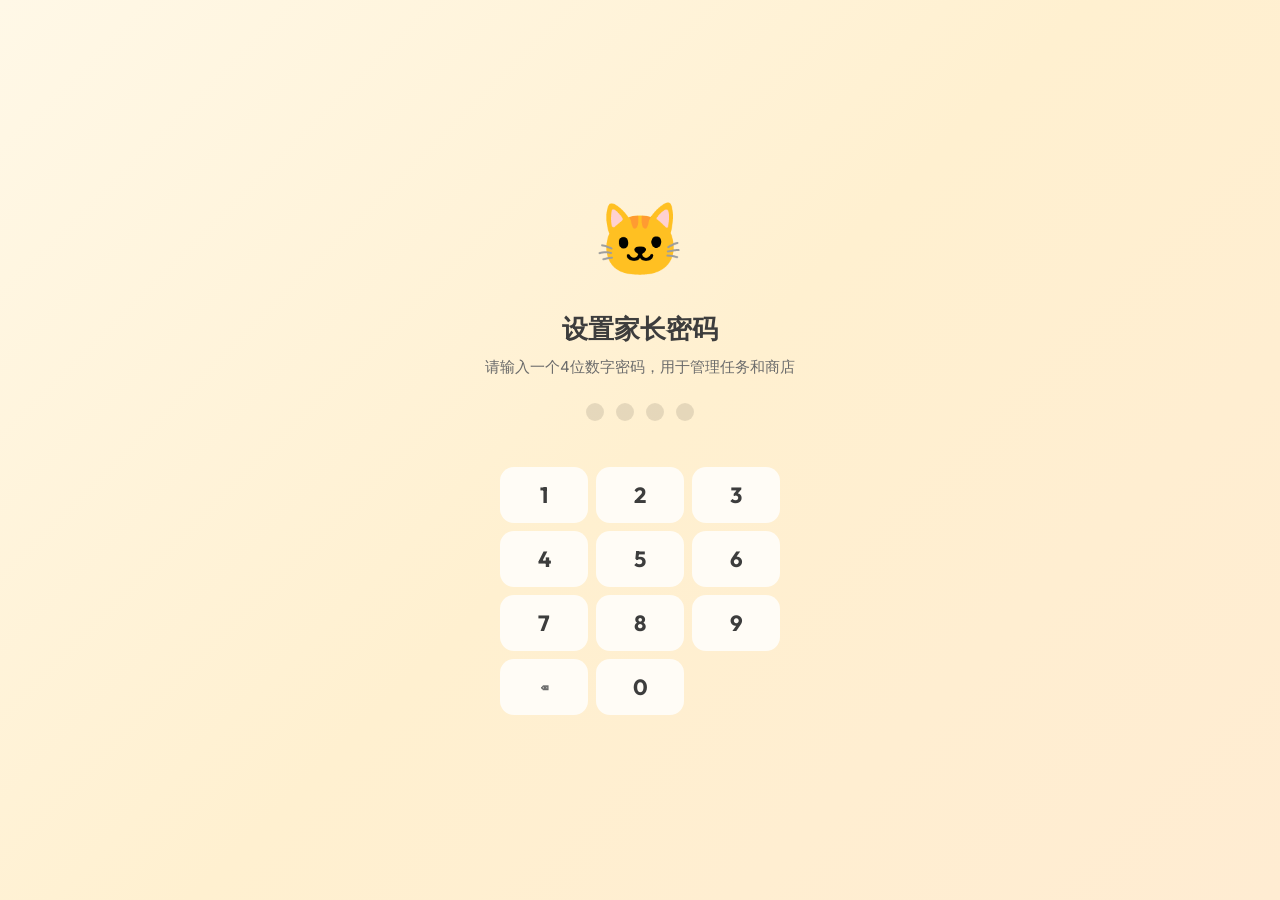
<file: index.html>
<!DOCTYPE html>
<html lang="zh-CN">
<head>
  <meta charset="UTF-8">
  <meta name="viewport" content="width=device-width, initial-scale=1.0, maximum-scale=1.0, user-scalable=no, viewport-fit=cover">
  <meta name="apple-mobile-web-app-capable" content="yes">
  <meta name="apple-mobile-web-app-status-bar-style" content="default">
  <meta name="apple-mobile-web-app-title" content="小宠打卡">
  <meta name="theme-color" content="#FFC857">
  <meta name="description" content="小朋友的电子宠物打卡养成APP">

  <!-- PWA -->
  <link rel="manifest" href="manifest.json">
  <link rel="apple-touch-icon" href="icon.svg">

  <!-- Fonts -->
  <link rel="preconnect" href="https://fonts.googleapis.com">
  <link href="https://fonts.googleapis.com/css2?family=Inter:wght@400;500;600;700&family=Outfit:wght@600;700;800&display=swap" rel="stylesheet">

  <link rel="stylesheet" href="styles.css?v=20">
  <title>小宠打卡 - 电子宠物养成</title>
</head>
<body>
<div id="app">

  <!-- ===== Parent Mode Bar ===== -->
  <div class="parent-bar" id="parent-bar">
    🔒 家长模式 · 可编辑任务和商品
    <button class="exit-btn" onclick="exitParentMode()">退出</button>
  </div>

  <!-- ===== Task Page ===== -->
  <div class="page active" id="page-tasks">
    <div class="status-bar">
      <span class="status-time">9:41</span>
      <div class="icons">
        <svg viewBox="0 0 24 24" fill="currentColor"><path d="M12 21l-1.45-1.32C5.4 15.36 2 12.28 2 8.5 2 5.42 4.42 3 7.5 3c1.74 0 3.41.81 4.5 2.09C13.09 3.81 14.76 3 16.5 3 19.58 3 22 5.42 22 8.5c0 3.78-3.4 6.86-8.55 11.18L12 21z"/></svg>
        <svg viewBox="0 0 24 24" fill="currentColor"><path d="M1 9l2 2c4.97-4.97 13.03-4.97 18 0l2-2C16.93 2.93 7.08 2.93 1 9zm8 8l3 3 3-3c-1.65-1.66-4.34-1.66-6 0zm-4-4l2 2c2.76-2.76 7.24-2.76 10 0l2-2C15.14 9.14 8.87 9.14 5 13z"/></svg>
        <svg viewBox="0 0 24 24" fill="currentColor"><path d="M15.67 4H14V2h-4v2H8.33C7.6 4 7 4.6 7 5.33v15.33C7 21.4 7.6 22 8.33 22h7.33c.74 0 1.34-.6 1.34-1.33V5.33C17 4.6 16.4 4 15.67 4z"/></svg>
      </div>
    </div>

    <div class="page-header">
      <div class="page-title">今日任务</div>
      <span class="badge badge-points">
        <svg viewBox="0 0 24 24" fill="currentColor"><path d="M12 2l2.4 7.4H22l-6.2 4.5 2.4 7.4L12 16.8l-6.2 4.5 2.4-7.4L2 9.4h7.6z"/></svg>
        <span id="task-points">120</span>
      </span>
    </div>
    <div class="page-subtitle">完成任务获得积分和金币，积分可到商店兑换奖品，金币用于照顾宠物</div>

    <div class="task-list" id="task-list"></div>
    <button class="add-button" id="add-task-btn" style="display:none" onclick="openTaskEditor()">
      + 添加新任务
    </button>

    <div class="daily-summary">
      <div class="summary-row">
        <div class="summary-item">
          <div class="summary-num" id="summary-completed">0/4</div>
          <div class="summary-label">完成任务</div>
        </div>
        <div class="summary-item">
          <div class="summary-num" id="summary-points">0</div>
          <div class="summary-label">今日积分</div>
        </div>
        <div class="summary-item">
          <div class="summary-num" id="summary-coins">0</div>
          <div class="summary-label">今日金币</div>
        </div>
        <div class="summary-item">
          <div class="summary-num" id="summary-days">0</div>
          <div class="summary-label">累计打卡</div>
        </div>
      </div>
      <div class="summary-tip">💡 每天完成任务，照顾小宠，还能去商店兑换奖品哦~</div>
    </div>
  </div>

  <!-- ===== Home Page ===== -->
  <div class="page" id="page-home">
    <div class="status-bar">
      <span class="status-time">9:41</span>
      <div class="icons">
        <svg viewBox="0 0 24 24" fill="currentColor"><path d="M12 21l-1.45-1.32C5.4 15.36 2 12.28 2 8.5 2 5.42 4.42 3 7.5 3c1.74 0 3.41.81 4.5 2.09C13.09 3.81 14.76 3 16.5 3 19.58 3 22 5.42 22 8.5c0 3.78-3.4 6.86-8.55 11.18L12 21z"/></svg>
        <svg viewBox="0 0 24 24" fill="currentColor"><path d="M1 9l2 2c4.97-4.97 13.03-4.97 18 0l2-2C16.93 2.93 7.08 2.93 1 9zm8 8l3 3 3-3c-1.65-1.66-4.34-1.66-6 0zm-4-4l2 2c2.76-2.76 7.24-2.76 10 0l2-2C15.14 9.14 8.87 9.14 5 13z"/></svg>
        <svg viewBox="0 0 24 24" fill="currentColor"><path d="M15.67 4H14V2h-4v2H8.33C7.6 4 7 4.6 7 5.33v15.33C7 21.4 7.6 22 8.33 22h7.33c.74 0 1.34-.6 1.34-1.33V5.33C17 4.6 16.4 4 15.67 4z"/></svg>
      </div>
    </div>

    <div class="pet-header">
      <div class="currency-group">
        <span class="badge badge-points">
          <svg viewBox="0 0 24 24" fill="currentColor"><path d="M12 2l2.4 7.4H22l-6.2 4.5 2.4 7.4L12 16.8l-6.2 4.5 2.4-7.4L2 9.4h7.6z"/></svg>
          <span id="home-points">120</span>
        </span>
        <span class="badge badge-coins">
          <svg viewBox="0 0 24 24" fill="currentColor"><circle cx="12" cy="12" r="9" stroke="currentColor" stroke-width="2" fill="none"/><text x="12" y="16" text-anchor="middle" font-size="12" font-weight="bold" fill="currentColor">G</text></svg>
          <span id="home-coins">320</span>
        </span>
      </div>
    </div>

    <div class="pet-scene" id="pet-scene">
      <!-- CSS Creature: Mint Green Spirit -->
      <div class="cat" id="cat">
        <div class="cat-body">
          <!-- Cast shadow on floor -->
          <div class="cat-cast-shadow"></div>
          <!-- Antennae with glowing tips -->
          <div class="antenna antenna-left"><div class="antenna-glow"></div></div>
          <div class="antenna antenna-right"><div class="antenna-glow"></div></div>
          <!-- Head group -->
          <div class="creature-head">
            <div class="creature-face">
              <div class="creature-eye eye-left">
                <div class="eye-iris"></div>
                <div class="eye-highlight eye-hl-1"></div>
                <div class="eye-highlight eye-hl-2"></div>
              </div>
              <div class="creature-eye eye-right">
                <div class="eye-iris"></div>
                <div class="eye-highlight eye-hl-1"></div>
                <div class="eye-highlight eye-hl-2"></div>
              </div>
              <div class="creature-blush blush-left"></div>
              <div class="creature-blush blush-right"></div>
              <div class="creature-mouth"></div>
            </div>
          </div>
          <!-- Body / torso -->
          <div class="creature-torso">
            <div class="creature-belly"></div>
          </div>
          <!-- Collar & Tag -->
          <div class="creature-collar">
            <div class="collar-tag">
              <div class="tag-heart">♥</div>
              <div class="tag-text">HAPPY</div>
            </div>
          </div>
          <!-- Arms -->
          <div class="creature-arm arm-left"></div>
          <div class="creature-arm arm-right"></div>
          <!-- Legs (short stubby) -->
          <div class="cat-leg leg-fl"></div>
          <div class="cat-leg leg-fr"></div>
          <div class="cat-leg leg-bl"></div>
          <div class="cat-leg leg-br"></div>
          <!-- Tail (small round) -->
          <div class="cat-tail">
            <div class="tail-round"></div>
          </div>
        </div>
      </div>
      <!-- Food particle for feeding animation -->
      <div class="food-particle" id="food-particle">🐟</div>
      <!-- Walk ground -->
      <div class="walk-ground" id="walk-ground">
        <div class="ground-line"></div>
      </div>
      <!-- Info -->
      <div class="pet-mood" id="pet-mood">心情不错~</div>
      <div class="pet-name" id="pet-name">小宠</div>
      <div class="pet-level" id="pet-level">Lv.5</div>
    </div>

    <div class="status-section">
      <div class="status-row">
        <div class="status-icon" style="background:#FFE4DF">🍖</div>
        <div class="status-info">
          <div class="status-label">饱腹度</div>
          <div class="status-bar-track"><div class="status-bar-fill" id="bar-hunger-fill" style="width:75%;background:#FF8C7A"></div></div>
        </div>
        <div class="status-percent" id="bar-hunger-percent">75%</div>
      </div>
      <div class="status-row">
        <div class="status-icon" style="background:#D9ECF7">🛁</div>
        <div class="status-info">
          <div class="status-label">清洁度</div>
          <div class="status-bar-track"><div class="status-bar-fill" id="bar-clean-fill" style="width:85%;background:#6BB6E0"></div></div>
        </div>
        <div class="status-percent" id="bar-clean-percent">85%</div>
      </div>
      <div class="status-row">
        <div class="status-icon" style="background:#FFF3D6">😊</div>
        <div class="status-info">
          <div class="status-label">心情值</div>
          <div class="status-bar-track"><div class="status-bar-fill" id="bar-mood-fill" style="width:80%;background:#FFC857"></div></div>
        </div>
        <div class="status-percent" id="bar-mood-percent">80%</div>
      </div>
      <div class="status-row">
        <div class="status-icon" style="background:#E0F0DA">⚡</div>
        <div class="status-info">
          <div class="status-label">活力值</div>
          <div class="status-bar-track"><div class="status-bar-fill" id="bar-energy-fill" style="width:70%;background:#7BB56A"></div></div>
        </div>
        <div class="status-percent" id="bar-energy-percent">70%</div>
      </div>
    </div>

    <div class="action-section">
      <button class="action-btn" onclick="feedPet()">
        <div class="action-icon" style="background:#FFE4DF">🍖</div>
        <div class="action-label">喂食</div>
        <div class="action-cost">🪙 10</div>
      </button>
      <button class="action-btn" onclick="bathPet()">
        <div class="action-icon" style="background:#D9ECF7">🛁</div>
        <div class="action-label">洗澡</div>
        <div class="action-cost">🪙 8</div>
      </button>
      <button class="action-btn" onclick="playPet()">
        <div class="action-icon" style="background:#FFF3D6">🎾</div>
        <div class="action-label">玩耍</div>
        <div class="action-cost">🪙 12</div>
      </button>
      <button class="action-btn" onclick="walkPet()">
        <div class="action-icon" style="background:#E0F0DA">🌳</div>
        <div class="action-label">出门</div>
        <div class="action-cost">🪙 15</div>
      </button>
    </div>

    <div class="card" onclick="switchTab('tasks')" style="cursor:pointer">
      <div class="card-row">
        <div class="card-icon" style="background:#FFF3D6">📋</div>
        <div class="card-body">
          <div class="card-title">今日任务</div>
          <div class="card-desc" id="home-task-desc">完成<span id="home-task-count">0/4</span> · <span id="home-task-points">+0 积分</span></div>
        </div>
        <div class="card-arrow">›</div>
      </div>
    </div>

    <div class="streak-card">
      <div class="streak-flame">🔥</div>
      <div>
        <div class="streak-num" id="streak-num">7</div>
        <div class="streak-label">天连续打卡</div>
      </div>
      <div class="streak-dots" id="streak-dots"></div>
    </div>
  </div>

  <!-- ===== Shop Page ===== -->
  <div class="page" id="page-shop">
    <div class="status-bar">
      <span class="status-time">9:41</span>
      <div class="icons">
        <svg viewBox="0 0 24 24" fill="currentColor"><path d="M12 21l-1.45-1.32C5.4 15.36 2 12.28 2 8.5 2 5.42 4.42 3 7.5 3c1.74 0 3.41.81 4.5 2.09C13.09 3.81 14.76 3 16.5 3 19.58 3 22 5.42 22 8.5c0 3.78-3.4 6.86-8.55 11.18L12 21z"/></svg>
        <svg viewBox="0 0 24 24" fill="currentColor"><path d="M1 9l2 2c4.97-4.97 13.03-4.97 18 0l2-2C16.93 2.93 7.08 2.93 1 9zm8 8l3 3 3-3c-1.65-1.66-4.34-1.66-6 0zm-4-4l2 2c2.76-2.76 7.24-2.76 10 0l2-2C15.14 9.14 8.87 9.14 5 13z"/></svg>
        <svg viewBox="0 0 24 24" fill="currentColor"><path d="M15.67 4H14V2h-4v2H8.33C7.6 4 7 4.6 7 5.33v15.33C7 21.4 7.6 22 8.33 22h7.33c.74 0 1.34-.6 1.34-1.33V5.33C17 4.6 16.4 4 15.67 4z"/></svg>
      </div>
    </div>

    <div class="page-header">
      <div class="page-title">积分商店</div>
      <span class="badge badge-points">
        <svg viewBox="0 0 24 24" fill="currentColor"><path d="M12 2l2.4 7.4H22l-6.2 4.5 2.4 7.4L12 16.8l-6.2 4.5 2.4-7.4L2 9.4h7.6z"/></svg>
        <span id="shop-points">120</span>
      </span>
    </div>

    <div class="category-tabs" id="category-tabs">
      <button class="cat-tab active" onclick="filterCategory('全部')">全部</button>
      <button class="cat-tab" onclick="filterCategory('玩具')">玩具</button>
      <button class="cat-tab" onclick="filterCategory('学习')">学习</button>
      <button class="cat-tab" onclick="filterCategory('零食')">零食</button>
      <button class="cat-tab" onclick="filterCategory('体验券')">体验券</button>
    </div>

    <div class="product-grid" id="product-grid"></div>
    <button class="add-button" id="add-product-btn" style="display:none" onclick="openProductEditor()">
      + 上架新商品
    </button>

    <div class="shop-tip">💡 兑换后请找爸爸妈妈核销哦~</div>
  </div>

  <!-- ===== Profile Page ===== -->
  <div class="page" id="page-profile">
    <div class="status-bar">
      <span class="status-time">9:41</span>
      <div class="icons">
        <svg viewBox="0 0 24 24" fill="currentColor"><path d="M12 21l-1.45-1.32C5.4 15.36 2 12.28 2 8.5 2 5.42 4.42 3 7.5 3c1.74 0 3.41.81 4.5 2.09C13.09 3.81 14.76 3 16.5 3 19.58 3 22 5.42 22 8.5c0 3.78-3.4 6.86-8.55 11.18L12 21z"/></svg>
        <svg viewBox="0 0 24 24" fill="currentColor"><path d="M1 9l2 2c4.97-4.97 13.03-4.97 18 0l2-2C16.93 2.93 7.08 2.93 1 9zm8 8l3 3 3-3c-1.65-1.66-4.34-1.66-6 0zm-4-4l2 2c2.76-2.76 7.24-2.76 10 0l2-2C15.14 9.14 8.87 9.14 5 13z"/></svg>
        <svg viewBox="0 0 24 24" fill="currentColor"><path d="M15.67 4H14V2h-4v2H8.33C7.6 4 7 4.6 7 5.33v15.33C7 21.4 7.6 22 8.33 22h7.33c.74 0 1.34-.6 1.34-1.33V5.33C17 4.6 16.4 4 15.67 4z"/></svg>
      </div>
    </div>

    <div class="profile-card">
      <div class="profile-avatar" id="profile-avatar" onclick="triggerAvatarUpload()" title="点击上传头像">
        <img id="profile-avatar-img" class="profile-avatar-img" alt="头像">
        <span class="profile-avatar-emoji" id="profile-avatar-emoji">👦</span>
      </div>
      <div>
        <div class="profile-name" id="profile-name">小图</div>
        <div class="profile-level" id="profile-level">Lv.5 宠物达人</div>
      </div>
      <button class="profile-edit" onclick="openProfileEditor()">编辑</button>
    </div>
    <input type="file" id="avatar-file" accept="image/*" style="display:none" onchange="handleAvatarFile(this)">

    <div class="stats-row stats-available">
      <div class="stat-item">
        <div class="stat-num" id="stat-available-points" style="color:var(--primary)">0</div>
        <div class="stat-label">现有积分</div>
      </div>
      <div class="stat-item">
        <div class="stat-num" id="stat-available-coins" style="color:var(--gold)">0</div>
        <div class="stat-label">现有金币</div>
      </div>
    </div>
    <div class="stats-row">
      <div class="stat-item">
        <div class="stat-num" id="stat-tasks">42</div>
        <div class="stat-label">累计任务</div>
      </div>
      <div class="stat-item">
        <div class="stat-num" id="stat-points">320</div>
        <div class="stat-label">累计积分</div>
      </div>
      <div class="stat-item">
        <div class="stat-num" id="stat-coins">180</div>
        <div class="stat-label">累计金币</div>
      </div>
    </div>

    <div class="section-title">兑换记录</div>
    <div id="history-list"></div>

    <div class="section-title" style="display:flex;align-items:center;justify-content:space-between">
      <span>待核销商品</span>
      <span class="pending-badge" id="pending-count-badge">0</span>
    </div>
    <div class="pending-section" id="pending-section">
      <div class="pending-header" onclick="togglePendingList()">
        <div class="pending-header-text">
          <span>🎫</span>
          <span class="pending-count" id="pending-count-text">0件待核销商品</span>
        </div>
        <span style="font-size:14px;color:var(--text-light)" id="pending-arrow">›</span>
      </div>
      <div class="pending-list" id="pending-list"></div>
    </div>
    <div style="margin-bottom:16px"></div>

    <div class="section-title">设置</div>
    <div class="settings-card">
      <div class="setting-item">
        <div class="setting-icon" style="background:#FFF3D6">⏰</div>
        <div class="setting-label">每日提醒</div>
        <div class="setting-value">18:00</div>
      </div>
      <div class="setting-item" onclick="toggleParentMode()">
        <div class="setting-icon" style="background:#E0F0DA">👨‍👩‍👧</div>
        <div class="setting-label">家长模式</div>
        <div class="setting-value" id="parent-mode-text">未开启</div>
        <div class="parent-toggle" id="parent-toggle"></div>
      </div>
      <div class="setting-item">
        <div class="setting-icon" style="background:#D9ECF7">ℹ️</div>
        <div class="setting-label">关于</div>
        <div class="setting-value" id="app-version">v2.0.0</div>
      </div>
      <div class="setting-item">
        <div class="setting-icon" style="background:#E0F0DA">💾</div>
        <div class="setting-label">数据备份</div>
        <div style="display:flex;gap:8px">
          <button class="mini-btn" onclick="exportBackup()">导出</button>
          <button class="mini-btn" onclick="document.getElementById('backup-file').click()">导入</button>
        </div>
      </div>
      <div class="setting-item">
        <div class="setting-icon" style="background:#FCE4E4">♻️</div>
        <div class="setting-label">恢复出厂设置</div>
        <button class="mini-btn" style="background:#FFE3E0;color:#D63A2F" onclick="resetAllData()">重置</button>
      </div>
      <input type="file" id="backup-file" accept=".json,application/json" style="display:none" onchange="handleBackupFile(this)">
    </div>
  </div>

  <!-- ===== Bottom Tab Bar ===== -->
  <div class="tab-bar">
    <button class="tab-item active" data-tab="tasks">
      <span class="tab-icon">📋</span>
      <span class="tab-label">任务</span>
    </button>
    <button class="tab-item" data-tab="home">
      <span class="tab-icon">🏠</span>
      <span class="tab-label">宠物</span>
    </button>
    <button class="tab-item" data-tab="shop">
      <span class="tab-icon">🎁</span>
      <span class="tab-label">商店</span>
    </button>
    <button class="tab-item" data-tab="profile">
      <span class="tab-icon">👤</span>
      <span class="tab-label">我的</span>
    </button>
  </div>

</div>

<!-- ===== Task Complete Popup ===== -->
<div class="popup-overlay" id="task-popup">
  <div class="popup-card">
    <div class="popup-icon">🎉</div>
    <div class="popup-title">打卡成功！</div>
    <div class="popup-desc">太棒了，继续加油~</div>
    <div class="popup-rewards">
      <div class="popup-reward">
        <div class="popup-reward-num" style="color:#6BB6E0" id="popup-task-points">+10</div>
        <div class="popup-reward-label">积分</div>
      </div>
      <div class="popup-reward">
        <div class="popup-reward-num" style="color:#E6A82E" id="popup-task-coins">+5</div>
        <div class="popup-reward-label">金币</div>
      </div>
    </div>
    <button class="popup-btn" onclick="closePopup('task-popup')">太棒了！</button>
  </div>
</div>

<!-- ===== Exchange Success Popup ===== -->
<div class="popup-overlay" id="exchange-popup">
  <div class="popup-card">
    <div class="popup-icon">🎁</div>
    <div class="popup-title">兑换成功！</div>
    <div class="popup-desc"><span id="popup-ex-name">小汽车玩具</span></div>
    <div class="popup-qr">
      <canvas id="qr-canvas"></canvas>
    </div>
    <div class="popup-code" id="popup-ex-code">EX2026080401</div>
    <div class="popup-desc">请找爸爸妈妈核销哦~</div>
    <button class="popup-btn" onclick="closePopup('exchange-popup')">知道了</button>
  </div>
</div>

<!-- ===== Password Popup ===== -->
<div class="popup-overlay password-popup" id="password-popup">
  <div class="popup-card">
    <div class="popup-title">🔒 家长验证</div>
    <div class="popup-desc">请输入密码进入家长模式</div>
    <div class="password-dots" id="password-dots">
      <div class="password-dot"></div>
      <div class="password-dot"></div>
      <div class="password-dot"></div>
      <div class="password-dot"></div>
    </div>
    <div class="password-keypad" id="password-keypad">
      <button class="keypad-btn" onclick="inputPassword('1')">1</button>
      <button class="keypad-btn" onclick="inputPassword('2')">2</button>
      <button class="keypad-btn" onclick="inputPassword('3')">3</button>
      <button class="keypad-btn" onclick="inputPassword('4')">4</button>
      <button class="keypad-btn" onclick="inputPassword('5')">5</button>
      <button class="keypad-btn" onclick="inputPassword('6')">6</button>
      <button class="keypad-btn" onclick="inputPassword('7')">7</button>
      <button class="keypad-btn" onclick="inputPassword('8')">8</button>
      <button class="keypad-btn" onclick="inputPassword('9')">9</button>
      <button class="keypad-btn delete" onclick="inputPassword('delete')">⌫</button>
      <button class="keypad-btn zero" onclick="inputPassword('0')">0</button>
      <button class="keypad-btn" style="visibility:hidden">-</button>
    </div>
    <div class="password-actions">
      <button class="popup-btn cancel-btn" onclick="closePopup('password-popup')">取消</button>
      <button class="popup-btn link-btn" onclick="forgetPassword()">忘记密码？</button>
    </div>
  </div>
</div>

<!-- ===== Task Edit Popup ===== -->
<div class="popup-overlay edit-popup" id="task-edit-popup">
  <div class="popup-card">
    <div class="popup-title" id="task-edit-title">编辑任务</div>
    <div class="form-group">
      <label class="form-label">选择图标</label>
      <div class="emoji-grid" id="task-emoji-grid"></div>
    </div>
    <div class="form-group">
      <label class="form-label">任务名称 <span class="hint"></span></label>
      <input class="form-input" id="task-name-input" placeholder="例如：完成数学作业">
    </div>
    <div class="form-row">
      <div class="form-group">
        <label class="form-label">积分奖励 ⭐</label>
        <input class="form-input" id="task-points-input" type="number" min="1" value="2" placeholder="积分">
      </div>
      <div class="form-group">
        <label class="form-label">金币奖励 🪙</label>
        <input class="form-input" id="task-coins-input" type="number" min="0" value="10" placeholder="金币">
      </div>
    </div>
    <div class="edit-actions">
      <button class="popup-btn delete-btn" id="task-delete-btn" style="display:none" onclick="deleteTask()">删除任务</button>
      <button class="popup-btn save-btn" onclick="saveTask()">保存</button>
      <button class="popup-btn cancel-btn" onclick="closePopup('task-edit-popup')">取消</button>
    </div>
  </div>
</div>

<!-- ===== Product Edit Popup ===== -->
<div class="popup-overlay edit-popup" id="product-edit-popup">
  <div class="popup-card">
    <div class="popup-title" id="product-edit-title">编辑商品</div>
    <div class="form-group">
      <label class="form-label">商品图标</label>
      <div class="emoji-grid" id="product-emoji-grid"></div>
    </div>
    <div class="form-group">
      <label class="form-label">商品名称</label>
      <input class="form-input" id="product-name-input" placeholder="例如：小汽车玩具">
    </div>
    <div class="form-group">
      <label class="form-label">商品备注（可选）</label>
      <input class="form-input" id="product-desc-input" placeholder="例如：需提前一天兑换">
    </div>
    <div class="form-row">
      <div class="form-group">
        <label class="form-label">兑换积分 ⭐</label>
        <input class="form-input" id="product-price-input" type="number" min="1" value="50" placeholder="积分">
      </div>
      <div class="form-group">
        <label class="form-label">库存数量 📦</label>
        <input class="form-input" id="product-stock-input" type="number" min="0" value="5" placeholder="库存">
      </div>
    </div>
    <div class="form-group">
      <label class="form-label">商品分类</label>
      <select class="form-select" id="product-category-input">
        <option value="玩具">玩具</option>
        <option value="学习">学习</option>
        <option value="零食">零食</option>
        <option value="体验券">体验券</option>
      </select>
    </div>
    <div class="edit-actions">
      <button class="popup-btn delete-btn" id="product-delete-btn" style="display:none" onclick="deleteProduct()">删除商品</button>
      <button class="popup-btn save-btn" onclick="saveProduct()">保存</button>
      <button class="popup-btn cancel-btn" onclick="closePopup('product-edit-popup')">取消</button>
    </div>
  </div>
</div>

<!-- ===== Profile Edit Popup ===== -->
<div class="popup-overlay edit-popup" id="profile-edit-popup">
  <div class="popup-card">
    <div class="popup-title">编辑资料</div>
    <div class="profile-edit-avatar">
      <div class="profile-avatar-large" id="profile-avatar-large" onclick="triggerAvatarUpload()" title="点击上传头像">
        <img id="profile-edit-avatar-img" class="profile-avatar-img-large" alt="头像">
        <span class="profile-avatar-emoji" id="profile-edit-avatar-emoji">👦</span>
      </div>
      <button class="mini-btn" type="button" onclick="triggerAvatarUpload()">📷 上传头像</button>
    </div>
    <div class="form-group">
      <label class="form-label">昵称</label>
      <input class="form-input" id="profile-name-input" placeholder="请输入昵称" maxlength="12">
    </div>
    <div class="edit-actions">
      <button class="popup-btn save-btn" onclick="saveProfile()">保存</button>
      <button class="popup-btn cancel-btn" onclick="closePopup('profile-edit-popup')">取消</button>
    </div>
  </div>
</div>

<!-- ===== First-Time Setup Screen ===== -->
<div class="setup-screen" id="setup-screen">
  <div class="setup-card" id="setup-card">
    <div class="setup-mascot">🐱</div>
    <div class="setup-title" id="setup-title">欢迎来到小宠打卡！</div>
    <div class="setup-desc" id="setup-desc">请先设置家长密码，用于管理任务和商店</div>
    <div class="password-dots" id="setup-dots">
      <div class="password-dot"></div>
      <div class="password-dot"></div>
      <div class="password-dot"></div>
      <div class="password-dot"></div>
    </div>
    <div class="setup-error" id="setup-error"></div>
    <div class="password-keypad" id="setup-keypad">
      <button class="keypad-btn" onclick="setupInput('1')">1</button>
      <button class="keypad-btn" onclick="setupInput('2')">2</button>
      <button class="keypad-btn" onclick="setupInput('3')">3</button>
      <button class="keypad-btn" onclick="setupInput('4')">4</button>
      <button class="keypad-btn" onclick="setupInput('5')">5</button>
      <button class="keypad-btn" onclick="setupInput('6')">6</button>
      <button class="keypad-btn" onclick="setupInput('7')">7</button>
      <button class="keypad-btn" onclick="setupInput('8')">8</button>
      <button class="keypad-btn" onclick="setupInput('9')">9</button>
      <button class="keypad-btn delete" onclick="setupInput('delete')">⌫</button>
      <button class="keypad-btn zero" onclick="setupInput('0')">0</button>
      <button class="keypad-btn" style="visibility:hidden">-</button>
    </div>
  </div>
</div>

<!-- ===== Toast ===== -->
<div class="toast" id="toast"></div>

<script src="app.js?v=23"></script>
</body>
</html>
</file>
<file: styles.css>
/* ===== Design Tokens ===== */
:root {
  --bg: #FAF6F0;
  --bg-card: #FFFFFF;
  --bg-soft: #FFF8EE;
  --yellow: #FFC857;
  --yellow-soft: #FFF3D6;
  --yellow-dark: #E6A82E;
  --coral: #FF8C7A;
  --coral-soft: #FFE4DF;
  --blue: #6BB6E0;
  --blue-soft: #D9ECF7;
  --green: #7BB56A;
  --green-soft: #E0F0DA;
  --purple: #B8A4F0;
  --purple-soft: #ECE5FB;
  --text: #3D3D3D;
  --text-mid: #6B6B6B;
  --text-light: #A0A0A0;
  --text-white: #FFFFFF;
  --border: #F0EBE3;
  --shadow-sm: 0 2px 8px rgba(0,0,0,0.06);
  --shadow-md: 0 4px 16px rgba(0,0,0,0.08);
  --shadow-lg: 0 8px 32px rgba(0,0,0,0.12);
  --radius-sm: 12px;
  --radius-md: 16px;
  --radius-lg: 24px;
  --radius-xl: 32px;
  --tab-h: 70px;
  --safe-top: env(safe-area-inset-top, 0px);
  --safe-bottom: env(safe-area-inset-bottom, 0px);
}

/* ===== Reset ===== */
* { margin: 0; padding: 0; box-sizing: border-box; }
html { -webkit-text-size-adjust: 100%; }
body {
  font-family: 'Inter', -apple-system, BlinkMacSystemFont, 'Segoe UI', sans-serif;
  background: var(--bg);
  color: var(--text);
  line-height: 1.5;
  overflow-x: hidden;
  -webkit-tap-highlight-color: transparent;
  user-select: none;
  -webkit-user-select: none;
}

/* ===== App Container ===== */
#app {
  max-width: 768px;
  margin: 0 auto;
  min-height: 100vh;
  min-height: 100dvh;
  display: flex;
  flex-direction: column;
  position: relative;
  background: var(--bg);
}

/* ===== Status Bar ===== */
.status-bar {
  height: 44px;
  height: calc(44px + var(--safe-top));
  padding-top: var(--safe-top);
  display: flex;
  align-items: center;
  justify-content: space-between;
  padding-left: 20px;
  padding-right: 20px;
  font-size: 15px;
  font-weight: 600;
  color: var(--text);
  flex-shrink: 0;
  z-index: 10;
}
.status-bar .time { font-variant-numeric: tabular-nums; }
.status-bar .icons { display: flex; gap: 6px; align-items: center; }
.status-bar .icons svg { width: 16px; height: 16px; }

/* ===== Pages ===== */
.page {
  display: none;
  flex: 1;
  overflow-y: auto;
  overflow-x: hidden;
  -webkit-overflow-scrolling: touch;
  padding: 8px 20px 20px;
  padding-bottom: calc(var(--tab-h) + 20px + var(--safe-bottom));
}
.page.active { display: block; }

/* ===== Page Header ===== */
.page-header {
  display: flex;
  align-items: center;
  justify-content: space-between;
  margin-bottom: 16px;
  margin-top: 4px;
}
.page-title {
  font-family: 'Outfit', 'Inter', sans-serif;
  font-size: 28px;
  font-weight: 700;
  color: var(--text);
  letter-spacing: -0.5px;
}
.page-subtitle {
  font-size: 14px;
  color: var(--text-mid);
  margin-bottom: 20px;
  line-height: 1.6;
}

/* ===== Currency Badges ===== */
.badge {
  display: inline-flex;
  align-items: center;
  gap: 6px;
  padding: 6px 14px;
  border-radius: 20px;
  font-size: 15px;
  font-weight: 700;
  font-variant-numeric: tabular-nums;
}
.badge-points {
  background: var(--blue-soft);
  color: #2D7BAA;
}
.badge-coins {
  background: var(--yellow-soft);
  color: var(--yellow-dark);
}
.badge svg { width: 16px; height: 16px; }

/* ===== Pet Home ===== */
.pet-header {
  display: flex;
  align-items: center;
  justify-content: space-between;
  margin-bottom: 8px;
}
.currency-group { display: flex; gap: 8px; }

/* ===== Pet Scene & CSS Creature ===== */
/* 🎨 改宠物颜色只改这里（薄荷绿精灵 / 眼睛 / 项圈） */
:root {
  --body-light:  #E0F5EC;   /* 高光（最亮处/肚皮中心） */
  --body-base:   #B8E6D5;   /* 主体薄荷绿 */
  --body-mid:    #9DD9C0;   /* 中间调 */
  --body-shadow: #82BCAB;   /* 阴影绿 */
  --body-deep:   #68A996;   /* 深色描边/最暗 */
  --eye-brown:   #6B4423;   /* 眼睛棕色虹膜 */
  --eye-dark:    #3D2512;   /* 瞳孔深棕 */
  --blush-pink:  rgba(255,160,160,0.55);  /* 腮红 */
  --antenna-glow:#FFE066;   /* 角尖发光黄 */
  --collar-pink: #F5B7B7;   /* 项圈粉色 */
  --tag-bg:      #C8E8F8;   /* 挂牌底色 */
  --tag-text:    #4A90B8;   /* 挂牌文字 */
}

.pet-scene {
  position: relative;
  display: flex;
  flex-direction: column;
  align-items: center;
  padding: 30px 0 8px;
  min-height: 320px;
  overflow: hidden;
  perspective: 900px;
}

/* Cat container — positionable for walking / turning (keep .cat for JS compat) */
.cat {
  position: relative;
  width: 190px;
  height: 230px;
  transition: transform 0.5s cubic-bezier(0.34, 1.56, 0.64, 1);
  z-index: 5;
  transform-style: preserve-3d;
}

.cat-body {
  position: relative;
  width: 100%;
  height: 100%;
  animation: creatureBreathing 4s ease-in-out infinite;
}

/* Cast shadow on floor */
.cat-cast-shadow {
  position: absolute;
  bottom: -8px;
  left: 50%;
  transform: translateX(-50%);
  width: 140px;
  height: 22px;
  background: radial-gradient(ellipse at center, rgba(100,160,140,0.28), rgba(100,160,140,0) 70%);
  border-radius: 50%;
  z-index: 0;
  filter: blur(1px);
}

/* ========== Antennae (glowing tips) ========== */
.antenna {
  position: absolute;
  top: -4px;
  width: 10px;
  height: 32px;
  background: linear-gradient(180deg, var(--body-base) 0%, var(--body-mid) 60%, var(--body-shadow) 100%);
  border-radius: 6px 6px 50% 50%;
  z-index: 12;
}
.antenna-left { left: 58px; transform: rotate(-18deg); }
.antenna-right { right: 58px; transform: rotate(18deg); }

/* Glowing bulb tip */
.antenna-glow {
  position: absolute;
  top: -7px;
  left: 50%;
  transform: translateX(-50%);
  width: 16px;
  height: 16px;
  background: radial-gradient(circle at 40% 35%, #FFFACD, var(--antenna-glow));
  border-radius: 50%;
  box-shadow:
    0 0 10px 3px rgba(255,224,102,0.65),
    0 0 20px 6px rgba(255,224,102,0.30),
    inset 2px 2px 4px rgba(255,255,255,0.7);
  animation: antennaPulse 2.5s ease-in-out infinite;
}

@keyframes antennaPulse {
  0%, 100% { box-shadow: 0 0 10px 3px rgba(255,224,102,0.65), 0 0 20px 6px rgba(255,224,102,0.30), inset 2px 2px 4px rgba(255,255,255,0.7); }
  50% { box-shadow: 0 0 14px 5px rgba(255,224,102,0.80), 0 0 28px 10px rgba(255,224,102,0.40), inset 2px 2px 4px rgba(255,255,255,0.85); }
}

/* ========== Creature Head ========== */
.creature-head {
  position: absolute;
  top: 18px;
  left: 50%;
  transform: translateX(-50%);
  width: 120px;
  height: 118px;
  z-index: 10;
  animation: headBob 5s ease-in-out infinite;
}

.creature-face {
  position: relative;
  width: 100%;
  height: 100%;
  background: radial-gradient(circle at 38% 32%, var(--body-light) 0%, var(--body-base) 42%, var(--body-mid) 72%, var(--body-shadow) 100%);
  border-radius: 52% 52% 46% 46%;
  box-shadow:
    inset -8px -10px 20px rgba(104,169,150,0.35),
    inset 6px 6px 14px rgba(255,255,255,0.60),
    0 8px 24px rgba(104,169,150,0.20);
}

/* ========== Big Anime Eyes ========== */
.creature-eye {
  position: absolute;
  top: 36px;
  width: 32px;
  height: 36px;
  background: linear-gradient(180deg, #fff 0%, #F4F4F4 100%);
  border-radius: 50%;
  overflow: hidden;
  z-index: 4;
  animation: blink 4.5s infinite;
  box-shadow: inset 0 2px 5px rgba(0,0,0,0.08), 0 1px 3px rgba(0,0,0,0.06);
}
.eye-left { left: 22px; }
.eye-right { right: 22px; }

.eye-iris {
  position: absolute;
  bottom: 2px;
  left: 50%;
  transform: translateX(-50%);
  width: 26px;
  height: 27px;
  background: radial-gradient(circle at 38% 32%, #8B5E3C, var(--eye-brown) 55%, var(--eye-dark) 100%);
  border-radius: 50%;
}
.eye-iris::after {
  content: '';
  position: absolute;
  bottom: 3px;
  left: 50%;
  transform: translateX(-50%);
  width: 11px;
  height: 13px;
  background: radial-gradient(circle at 45% 35%, #1a0e06, var(--eye-dark));
  border-radius: 50%;
}

/* Eye highlights — give it that "alive" anime look */
.eye-highlight {
  position: absolute;
  background: white;
  border-radius: 50%;
}
.eye-hl-1 {
  top: 5px;
  left: 7px;
  width: 10px;
  height: 10px;
  box-shadow: 0 0 3px rgba(255,255,255,0.8);
}
.eye-hl-2 {
  top: 15px;
  right: 6px;
  width: 5px;
  height: 5px;
  opacity: 0.75;
}

/* Blush */
.creature-blush {
  position: absolute;
  top: 66px;
  width: 20px;
  height: 12px;
  background: radial-gradient(circle, var(--blush-pink), transparent 70%);
  border-radius: 50%;
  filter: blur(1.5px);
  z-index: 5;
}
.blush-left { left: 14px; }
.blush-right { right: 14px; }

/* Mouth — small happy smile */
.creature-mouth {
  position: absolute;
  bottom: 24px;
  left: 50%;
  transform: translateX(-50%);
  width: 18px;
  height: 10px;
  border-bottom: 3px solid #D49A8A;
  border-radius: 0 0 50% 50%;
  z-index: 5;
}

/* Open mouth for eating */
.cat-mouth-open {
  position: absolute;
  bottom: 18px;
  left: 50%;
  transform: translateX(-50%) scale(0);
  width: 16px;
  height: 13px;
  background: radial-gradient(circle at 50% 30%, #FF9A8A, #FF7060);
  border-radius: 0 0 50% 50%;
  box-shadow: inset 0 -2px 3px rgba(0,0,0,0.15);
  transition: transform 0.2s ease;
  z-index: 6;
}

/* ========== Creature Torso (chubby body) ========== */
.creature-torso {
  position: absolute;
  top: 110px;
  left: 50%;
  transform: translateX(-50%);
  width: 108px;
  height: 82px;
  background: radial-gradient(ellipse at 42% 22%, var(--body-light), var(--body-base) 48%, var(--body-mid) 78%, var(--body-shadow) 100%);
  border-radius: 52% 52% 48% 48%;
  box-shadow:
    inset -10px -12px 22px rgba(104,169,150,0.30),
    inset 6px 5px 16px rgba(255,255,255,0.50),
    0 8px 20px rgba(104,169,150,0.18);
  z-index: 4;
}
.creature-belly {
  position: absolute;
  bottom: 8px;
  left: 50%;
  transform: translateX(-50%);
  width: 64px;
  height: 42px;
  background: radial-gradient(ellipse at 50% 28%, #fff, var(--body-light));
  border-radius: 50%;
  box-shadow: inset 0 -3px 6px rgba(0,0,0,0.03);
}

/* ========== Collar & HAPPY Tag ========== */
.creature-collar {
  position: absolute;
  top: 106px;
  left: 50%;
  transform: translateX(-50%);
  width: 72px;
  height: 12px;
  background: linear-gradient(180deg, #FFC8C8, var(--collar-pink), #E89898);
  border-radius: 8px;
  z-index: 11;
  box-shadow: 0 2px 5px rgba(180,120,120,0.25);
}

.collar-tag {
  position: absolute;
  top: 14px;
  left: 50%;
  transform: translateX(-50%);
  width: 44px;
  height: 36px;
  background: linear-gradient(135deg, #fff, var(--tag-bg));
  border-radius: 8px;
  display: flex;
  flex-direction: column;
  align-items: center;
  justify-content: center;
  box-shadow: 0 3px 8px rgba(0,0,0,0.10), inset 0 1px 2px rgba(255,255,255,0.8);
  gap: 1px;
}
.tag-heart {
  font-size: 10px;
  color: #E86B6B;
  line-height: 1;
}
.tag-text {
  font-size: 7px;
  font-weight: 800;
  letter-spacing: 0.5px;
  color: var(--tag-text);
  font-family: 'Outfit', sans-serif;
}

/* ========== Arms (short stubby, raised slightly) ========== */
.creature-arm {
  position: absolute;
  top: 128px;
  width: 22px;
  height: 34px;
  background: linear-gradient(180deg, var(--body-base), var(--body-mid));
  border-radius: 40% 40% 50% 50%;
  z-index: 5;
  box-shadow: inset -2px 0 4px rgba(104,169,150,0.15), inset 2px 0 4px rgba(255,255,255,0.25);
}
.arm-left {
  left: 28px;
  transform: rotate(18deg);
}
.arm-right {
  right: 28px;
  transform: rotate(-18deg);
}

/* ========== Legs (short stubby, natural stance) ========== */
.cat-leg {
  position: absolute;
  top: 172px;
  width: 26px;
  height: 36px;
  background: linear-gradient(180deg, var(--body-base) 0%, var(--body-mid) 60%, var(--body-shadow) 100%);
  border-radius: 48% 48% 50% 50% / 30% 30% 70% 70%;
  transform-origin: top center;
  box-shadow:
    inset -3px 0 5px rgba(0,0,0,0.10),
    inset 2px 0 4px rgba(255,255,255,0.28);
  z-index: 6;
}
.cat-leg::after {
  content: '';
  position: absolute;
  bottom: -2px;
  left: 50%;
  transform: translateX(-50%);
  width: 29px;
  height: 14px;
  background: radial-gradient(ellipse at 50% 28%, #fff, var(--body-light));
  border-radius: 50%;
  box-shadow: 0 2px 4px rgba(0,0,0,0.05);
}

/* Front legs closer together, slight outward angle */
.leg-fl { left: 62px; transform: rotate(5deg); }
.leg-fr { left: 102px; transform: rotate(-5deg); }

/* Back legs wider apart, behind body */
.leg-bl { left: 24px; width: 24px; height: 33px; z-index: 3; transform: rotate(-6deg); }
.leg-br { left: 144px; width: 24px; height: 33px; z-index: 3; transform: rotate(6deg); }

/* Back leg haunches */
.leg-bl::before,
.leg-br::before {
  content: '';
  position: absolute;
  top: -12px;
  left: 50%;
  transform: translateX(-50%);
  width: 38px;
  height: 30px;
  background: radial-gradient(circle at 50% 38%, var(--body-light) 0%, var(--body-base) 55%, var(--body-shadow) 100%);
  border-radius: 52% 52% 46% 46%;
  box-shadow:
    inset -4px -5px 8px rgba(104,169,150,0.22),
    0 2px 5px rgba(0,0,0,0.06);
  z-index: -1;
}

/* ========== Tail (small round nub) ========== */
.cat-tail {
  position: absolute;
  top: 148px;
  left: 138px;
  width: 36px;
  height: 36px;
  z-index: 2;
  animation: tailWag 3s ease-in-out infinite;
  transform-origin: 0 50%;
}
.tail-round {
  width: 100%;
  height: 100%;
  background: radial-gradient(circle at 40% 35%, var(--body-light), var(--body-base) 55%, var(--body-shadow) 100%);
  border-radius: 50%;
  box-shadow: 0 2px 5px rgba(104,169,150,0.15), inset -3px -3px 8px rgba(104,169,150,0.20);
}

@keyframes tailWag {
  0%, 100% { transform: rotate(-10deg); }
  50% { transform: rotate(10deg); }
}

/* ========== Idle liveliness ========== */
@keyframes creatureBreathing {
  0%, 100% { transform: scaleY(1) translateY(0); }
  50% { transform: scaleY(1.025) translateY(-1px); }
}
@keyframes headBob {
  0%, 100% { transform: translateX(-50%) rotate(0deg); }
  50% { transform: translateX(-50%) rotate(1.5deg) translateY(-1px); }
}
@keyframes blink {
  0%, 92%, 100% { transform: scaleY(1); }
  95% { transform: scaleY(0.1); }
}

/* ========== Creature Eating ========== */
.cat.eating .creature-head { animation: creatureEatHead 0.6s ease; }
.cat.eating .cat-mouth-open {
  transform: translateX(-50%) scale(1);
  transition: transform 0.15s ease 0.15s;
}
.cat.eating .cat-body { animation: creatureEatBody 0.7s ease; }
.cat.eating .cat-tail { animation: tailWagFast 0.4s ease-in-out infinite; }

@keyframes creatureEatHead {
  0% { transform: translateX(-50%) rotate(0); }
  20% { transform: translateX(-50%) rotate(-6deg) translateY(-3px); }
  40% { transform: translateX(-50%) rotate(0) translateY(0); }
  100% { transform: translateX(-50%) rotate(0); }
}
@keyframes creatureEatBody {
  0%, 100% { transform: scaleY(1); }
  30% { transform: scaleY(1.06); }
}
@keyframes tailWagFast {
  0%, 100% { transform: rotate(-14deg); }
  50% { transform: rotate(14deg); }
}

/* Food particle */
.food-particle {
  position: absolute;
  top: -60px;
  left: 50%;
  font-size: 40px;
  z-index: 20;
  opacity: 0;
  pointer-events: none;
  transition: none;
}
.food-particle.drop { animation: foodDrop 0.7s ease-in forwards; }
@keyframes foodDrop {
  0% { opacity: 1; transform: translateX(-50%) translateY(0) scale(0.5); }
  70% { opacity: 1; transform: translateX(-50%) translateY(130px) scale(1.1); }
  85% { opacity: 1; transform: translateX(-50%) translateY(145px) scale(0.6); }
  100% { opacity: 0; transform: translateX(-50%) translateY(150px) scale(0.2); }
}

/* ========== Creature Walking (with turn-around) ========== */
.cat.walking { animation: catWalk 3s ease-in-out; }
@keyframes catWalk {
  0%   { transform: translateX(0) rotateY(0deg); }
  18%  { transform: translateX(50px) rotateY(0deg); }
  30%  { transform: translateX(70px) rotateY(180deg); }   /* 转身 */
  50%  { transform: translateX(150px) rotateY(180deg); }
  62%  { transform: translateX(170px) rotateY(360deg); }  /* 转回正面 */
  82%  { transform: translateX(80px) rotateY(360deg); }
  100% { transform: translateX(0) rotateY(360deg); }
}
.cat.walking .cat-leg { animation: legWalk 0.4s ease-in-out infinite alternate; }
.cat.walking .cat-leg-fl { animation-name: legWalk; animation-delay: 0s; }
.cat.walking .cat-leg-fr { animation-name: legWalkAlt; animation-delay: 0.2s; }
.cat.walking .cat-leg-bl { animation-name: legWalkAlt; animation-delay: 0; }
.cat.walking .cat-leg-br { animation-name: legWalk; animation-delay: 0.2s; }
@keyframes legWalk {
  0%, 100% { transform: rotate(-14deg); }
  50% { transform: rotate(14deg); }
}
@keyframes legWalkAlt {
  0%, 100% { transform: rotate(14deg); }
  50% { transform: rotate(-14deg); }
}

/* Walk ground */
.walk-ground {
  position: absolute;
  bottom: 78px;
  left: 0;
  right: 0;
  height: 40px;
  overflow: hidden;
  opacity: 0;
  transition: opacity 0.3s;
  z-index: 1;
}
.walk-ground.show { opacity: 1; }
.ground-line {
  position: absolute;
  bottom: 0;
  left: 0;
  width: 200%;
  height: 30px;
  background: linear-gradient(to right, #E8F5D0 0%, #D4ECB0 25%, #E8F5D0 50%, #D4ECB0 75%, #E8F5D0 100%);
  animation: groundScroll 2s linear infinite;
}
@keyframes groundScroll {
  0% { transform: translateX(0); }
  100% { transform: translateX(-50%); }
}

/* ========== Creature Bathing ========== */
.cat.bathing .cat-body { animation: catShake 0.15s ease-in-out infinite; }
@keyframes catShake {
  0%, 100% { transform: translateX(0) rotate(0); }
  25% { transform: translateX(4px) rotate(2deg); }
  75% { transform: translateX(-4px) rotate(-2deg); }
}

/* ========== Creature Jump (squash & stretch) ========== */
.cat.playing .cat-body { animation: catJumpBig 0.55s cubic-bezier(0.3,0.8,0.4,1) infinite; }
.cat.playing .cat-cast-shadow { animation: shadowJump 0.55s ease-in-out infinite; }
.cat.jumping .cat-body { animation: catJumpBig 0.7s cubic-bezier(0.3,0.8,0.4,1); }
.cat.jumping .cat-cast-shadow { animation: shadowJump 0.7s ease; }

@keyframes catJumpBig {
  0%   { transform: translateY(0) scale(1, 1); }
  15%  { transform: translateY(0) scale(1.12, 0.88); }   /* 起跳前蹲 */
  45%  { transform: translateY(-62px) scale(0.9, 1.12); } /* 拉伸上升 */
  55%  { transform: translateY(-66px) scale(0.9, 1.12); }
  80%  { transform: translateY(0) scale(1.15, 0.85); }   /* 落地压扁 */
  100% { transform: translateY(0) scale(1, 1); }
}
@keyframes shadowJump {
  0%, 100% { transform: translateX(-50%) scale(1); opacity: 0.30; }
  45%, 55% { transform: translateX(-50%) scale(0.55); opacity: 0.14; }
  80%      { transform: translateX(-50%) scale(1.1); opacity: 0.34; }
}

/* ========== Creature Turn (spin) ========== */
.cat.turn { animation: catTurn 0.9s ease; }
@keyframes catTurn {
  0%   { transform: rotateY(0deg); }
  100% { transform: rotateY(360deg); }
}

/* ========== Happiness ========== */
.cat.happy .cat-tail { animation: tailWagHappy 0.25s ease-in-out infinite; }
@keyframes tailWagHappy {
  0%, 100% { transform: rotate(-22deg); }
  50% { transform: rotate(22deg); }
}

/* ===== Status Bars ===== */
.status-section {
  background: var(--bg-card);
  border-radius: var(--radius-md);
  padding: 16px;
  box-shadow: var(--shadow-sm);
  margin-bottom: 12px;
}
.status-row {
  display: flex;
  align-items: center;
  gap: 10px;
  margin-bottom: 12px;
}
.status-row:last-child { margin-bottom: 0; }
.status-icon {
  width: 32px;
  height: 32px;
  border-radius: 10px;
  display: flex;
  align-items: center;
  justify-content: center;
  font-size: 16px;
  flex-shrink: 0;
}
.status-info { flex: 1; }
.status-label {
  font-size: 13px;
  font-weight: 600;
  color: var(--text-mid);
  margin-bottom: 4px;
}
.status-bar-track {
  height: 8px;
  background: #F0EBE3;
  border-radius: 4px;
  overflow: hidden;
}
.status-bar-fill {
  height: 100%;
  border-radius: 4px;
  transition: width 0.5s ease;
}
.status-percent {
  font-size: 12px;
  font-weight: 700;
  color: var(--text-light);
  width: 32px;
  text-align: right;
  font-variant-numeric: tabular-nums;
}

/* ===== Action Buttons ===== */
.action-section {
  display: grid;
  grid-template-columns: repeat(4, 1fr);
  gap: 10px;
  margin-bottom: 12px;
}
.action-btn {
  background: var(--bg-card);
  border: none;
  border-radius: var(--radius-md);
  padding: 14px 6px;
  display: flex;
  flex-direction: column;
  align-items: center;
  gap: 6px;
  cursor: pointer;
  box-shadow: var(--shadow-sm);
  transition: all 0.2s;
  position: relative;
}
.action-btn:active { transform: scale(0.95); }
.action-btn .action-icon {
  width: 44px;
  height: 44px;
  border-radius: 14px;
  display: flex;
  align-items: center;
  justify-content: center;
  font-size: 22px;
}
.action-btn .action-label {
  font-size: 12px;
  font-weight: 600;
  color: var(--text);
}
.action-btn .action-cost {
  font-size: 10px;
  color: var(--text-light);
  display: flex;
  align-items: center;
  gap: 2px;
}
.action-btn.disabled {
  opacity: 0.4;
  pointer-events: none;
}

/* ===== Cards ===== */
.card {
  background: var(--bg-card);
  border-radius: var(--radius-md);
  padding: 16px;
  box-shadow: var(--shadow-sm);
  margin-bottom: 12px;
}
.card-row {
  display: flex;
  align-items: center;
  gap: 12px;
}
.card-icon {
  width: 44px;
  height: 44px;
  border-radius: 12px;
  display: flex;
  align-items: center;
  justify-content: center;
  font-size: 22px;
  flex-shrink: 0;
}
.card-body { flex: 1; }
.card-title {
  font-size: 15px;
  font-weight: 700;
  color: var(--text);
}
.card-desc {
  font-size: 13px;
  color: var(--text-mid);
  margin-top: 2px;
}
.card-arrow {
  color: var(--text-light);
  font-size: 20px;
}

/* ===== Streak Card ===== */
.streak-card {
  background: linear-gradient(135deg, var(--coral), #FF6B5B);
  border-radius: var(--radius-md);
  padding: 16px;
  color: white;
  margin-bottom: 12px;
  display: flex;
  align-items: center;
  gap: 12px;
  box-shadow: 0 4px 16px rgba(255,140,122,0.3);
}
.streak-flame {
  font-size: 32px;
}
.streak-num {
  font-family: 'Outfit', sans-serif;
  font-size: 32px;
  font-weight: 800;
  line-height: 1;
}
.streak-label {
  font-size: 13px;
  opacity: 0.9;
  margin-top: 2px;
}
.streak-dots {
  display: flex;
  gap: 4px;
  margin-left: auto;
}
.streak-dot {
  width: 8px;
  height: 8px;
  border-radius: 50%;
  background: rgba(255,255,255,0.3);
}
.streak-dot.active { background: white; }

/* ===== Task List ===== */
.task-list { margin-bottom: 16px; }
.task-item {
  background: var(--bg-card);
  border-radius: var(--radius-md);
  padding: 14px 16px;
  margin-bottom: 10px;
  display: flex;
  align-items: center;
  gap: 12px;
  box-shadow: var(--shadow-sm);
  transition: all 0.3s;
}
.task-item.completed {
  background: var(--green-soft);
}
.task-icon {
  width: 40px;
  height: 40px;
  border-radius: 12px;
  display: flex;
  align-items: center;
  justify-content: center;
  font-size: 20px;
  flex-shrink: 0;
  background: var(--yellow-soft);
}
.task-item.completed .task-icon {
  background: var(--green);
  color: white;
}
.task-body { flex: 1; }
.task-name {
  font-size: 15px;
  font-weight: 600;
  color: var(--text);
}
.task-item.completed .task-name {
  color: var(--text-mid);
  text-decoration: line-through;
}
.task-rewards {
  display: flex;
  gap: 10px;
  margin-top: 4px;
}
.task-reward {
  font-size: 12px;
  font-weight: 600;
  display: flex;
  align-items: center;
  gap: 3px;
  font-variant-numeric: tabular-nums;
}
.task-reward.points { color: #2D7BAA; }
.task-reward.coins { color: var(--yellow-dark); }
.task-btn {
  border: none;
  border-radius: 12px;
  padding: 8px 16px;
  font-size: 14px;
  font-weight: 700;
  cursor: pointer;
  transition: all 0.2s;
  flex-shrink: 0;
}
.task-btn.pending {
  background: var(--yellow);
  color: var(--text);
  box-shadow: 0 2px 8px rgba(255,200,87,0.4);
}
.task-btn.pending:active { transform: scale(0.95); }
.task-check {
  width: 28px;
  height: 28px;
  border-radius: 50%;
  background: var(--green);
  color: white;
  display: flex;
  align-items: center;
  justify-content: center;
  font-size: 14px;
  flex-shrink: 0;
}

/* ===== Daily Summary ===== */
.daily-summary {
  background: linear-gradient(135deg, var(--blue-soft), var(--purple-soft));
  border-radius: var(--radius-md);
  padding: 16px;
  margin-bottom: 16px;
}
.summary-row {
  display: flex;
  justify-content: space-around;
  text-align: center;
}
.summary-item .summary-num {
  font-family: 'Outfit', sans-serif;
  font-size: 28px;
  font-weight: 800;
  color: var(--text);
  font-variant-numeric: tabular-nums;
}
.summary-item .summary-label {
  font-size: 12px;
  color: var(--text-mid);
  margin-top: 2px;
}
.summary-tip {
  font-size: 13px;
  color: var(--text-mid);
  text-align: center;
  margin-top: 12px;
  padding-top: 12px;
  border-top: 1px solid rgba(0,0,0,0.06);
}

/* ===== Shop ===== */
.category-tabs {
  display: flex;
  gap: 8px;
  margin-bottom: 16px;
  overflow-x: auto;
  -webkit-overflow-scrolling: touch;
  scrollbar-width: none;
}
.category-tabs::-webkit-scrollbar { display: none; }
.cat-tab {
  border: none;
  background: var(--bg-card);
  color: var(--text-mid);
  padding: 8px 16px;
  border-radius: 20px;
  font-size: 14px;
  font-weight: 600;
  cursor: pointer;
  white-space: nowrap;
  box-shadow: var(--shadow-sm);
  transition: all 0.2s;
}
.cat-tab.active {
  background: var(--yellow);
  color: var(--text);
}

.product-grid {
  display: grid;
  grid-template-columns: repeat(2, 1fr);
  gap: 12px;
  margin-bottom: 16px;
}
.product-card {
  background: var(--bg-card);
  border-radius: var(--radius-md);
  overflow: hidden;
  box-shadow: var(--shadow-sm);
  transition: all 0.2s;
}
.product-card.disabled { opacity: 0.5; }
.product-img {
  width: 100%;
  height: 100px;
  display: flex;
  align-items: center;
  justify-content: center;
  font-size: 48px;
}
.product-info { padding: 10px 12px 12px; }
.product-name {
  font-size: 14px;
  font-weight: 600;
  color: var(--text);
  margin-bottom: 4px;
}
.product-desc {
  font-size: 11px;
  line-height: 1.4;
  color: var(--text-light);
  background: var(--bg-soft, #f3f6f8);
  border-radius: 6px;
  padding: 3px 7px;
  margin-bottom: 8px;
}
.product-meta {
  display: flex;
  align-items: center;
  justify-content: space-between;
  margin-bottom: 8px;
}
.product-price {
  font-size: 15px;
  font-weight: 700;
  color: #2D7BAA;
  display: flex;
  align-items: center;
  gap: 3px;
  font-variant-numeric: tabular-nums;
}
.product-stock {
  font-size: 11px;
  color: var(--text-light);
}
.product-stock.low { color: var(--coral); font-weight: 600; }
.exchange-btn {
  width: 100%;
  border: none;
  border-radius: 10px;
  padding: 8px;
  font-size: 13px;
  font-weight: 700;
  cursor: pointer;
  transition: all 0.2s;
}
.exchange-btn.available {
  background: var(--yellow);
  color: var(--text);
}
.exchange-btn.available:active { transform: scale(0.97); }
.exchange-btn.disabled {
  background: #E8E8E8;
  color: var(--text-light);
  cursor: not-allowed;
}
.shop-tip {
  font-size: 13px;
  color: var(--text-light);
  text-align: center;
  padding: 8px;
}

/* ===== Profile ===== */
.profile-card {
  background: linear-gradient(135deg, var(--yellow), var(--coral));
  border-radius: var(--radius-lg);
  padding: 20px;
  display: flex;
  align-items: center;
  gap: 14px;
  margin-bottom: 16px;
  box-shadow: 0 4px 16px rgba(255,200,87,0.3);
}
.profile-avatar {
  width: 64px;
  height: 64px;
  border-radius: 50%;
  background: rgba(255,255,255,0.3);
  display: flex;
  align-items: center;
  justify-content: center;
  font-size: 32px;
  border: 3px solid rgba(255,255,255,0.5);
  cursor: pointer;
  overflow: hidden;
  position: relative;
}
.profile-avatar-img { display: none; width: 100%; height: 100%; object-fit: cover; }
.profile-avatar-emoji { display: flex; align-items: center; justify-content: center; width: 100%; height: 100%; }
.profile-edit-avatar { display: flex; flex-direction: column; align-items: center; gap: 12px; margin-bottom: 18px; }
.profile-avatar-large {
  width: 96px;
  height: 96px;
  border-radius: 50%;
  background: rgba(255,200,87,0.18);
  border: 3px solid var(--yellow);
  display: flex;
  align-items: center;
  justify-content: center;
  font-size: 48px;
  cursor: pointer;
  overflow: hidden;
  position: relative;
}
.profile-avatar-img-large { display: none; width: 100%; height: 100%; object-fit: cover; }
.profile-name {
  font-family: 'Outfit', sans-serif;
  font-size: 20px;
  font-weight: 700;
  color: white;
}
.profile-level {
  font-size: 13px;
  color: rgba(255,255,255,0.9);
  margin-top: 2px;
}
.profile-edit {
  margin-left: auto;
  background: rgba(255,255,255,0.25);
  border: none;
  border-radius: 10px;
  padding: 8px 12px;
  color: white;
  font-size: 13px;
  font-weight: 600;
  cursor: pointer;
}

.stats-row {
  display: grid;
  grid-template-columns: repeat(3, 1fr);
  gap: 10px;
  margin-bottom: 16px;
}
.stats-available {
  grid-template-columns: repeat(2, 1fr);
  margin-bottom: 10px;
}
.stats-available .stat-item {
  background: linear-gradient(135deg, var(--blue-soft), #E8F4FD);
  border: 1px solid rgba(45,145,230,0.15);
}
.stats-available .stat-label {
  color: var(--primary);
  font-weight: 600;
}
.stat-item {
  background: var(--bg-card);
  border-radius: var(--radius-md);
  padding: 14px 8px;
  text-align: center;
  box-shadow: var(--shadow-sm);
}
.stat-num {
  font-family: 'Outfit', sans-serif;
  font-size: 24px;
  font-weight: 800;
  color: var(--text);
  font-variant-numeric: tabular-nums;
}
.stat-label {
  font-size: 11px;
  color: var(--text-mid);
  margin-top: 2px;
}

.section-title {
  font-size: 16px;
  font-weight: 700;
  color: var(--text);
  margin-bottom: 10px;
  margin-top: 4px;
}

.history-item {
  background: var(--bg-card);
  border-radius: var(--radius-md);
  padding: 14px 16px;
  margin-bottom: 8px;
  display: flex;
  align-items: center;
  gap: 12px;
  box-shadow: var(--shadow-sm);
}
.history-icon {
  width: 36px;
  height: 36px;
  border-radius: 10px;
  display: flex;
  align-items: center;
  justify-content: center;
  font-size: 18px;
  flex-shrink: 0;
}
.history-body { flex: 1; }
.history-inner { /* wrapper for visible items */ }
.history-expand {
  display: flex;
  align-items: center;
  justify-content: center;
  gap: 4px;
  padding: 10px 16px;
  margin-top: 4px;
  font-size: 13px;
  color: var(--primary);
  cursor: pointer;
  user-select: none;
  border-radius: var(--radius-md);
  transition: background 0.2s;
}
.history-expand:hover { background: var(--blue-soft); }
.history-name {
  font-size: 14px;
  font-weight: 600;
  color: var(--text);
}
.history-date {
  font-size: 12px;
  color: var(--text-light);
  margin-top: 2px;
}
.history-points {
  font-size: 13px;
  font-weight: 700;
  color: var(--coral);
  font-variant-numeric: tabular-nums;
}
.history-status {
  font-size: 11px;
  font-weight: 700;
  padding: 3px 8px;
  border-radius: 8px;
}
.history-status.pending {
  background: var(--yellow-soft);
  color: var(--yellow-dark);
}
.history-status.verified {
  background: var(--green-soft);
  color: #4A8A3A;
}

.settings-card {
  background: var(--bg-card);
  border-radius: var(--radius-md);
  overflow: hidden;
  box-shadow: var(--shadow-sm);
}
.setting-item {
  display: flex;
  align-items: center;
  gap: 12px;
  padding: 14px 16px;
  border-bottom: 1px solid var(--border);
  cursor: pointer;
}
.setting-item:last-of-type { border-bottom: none; }
.setting-icon {
  width: 32px;
  height: 32px;
  border-radius: 10px;
  display: flex;
  align-items: center;
  justify-content: center;
  font-size: 16px;
  flex-shrink: 0;
}
.setting-label { flex: 1; font-size: 15px; font-weight: 500; color: var(--text); }
.setting-value { font-size: 14px; color: var(--text-light); }
.mini-btn {
  border: none;
  background: var(--yellow-soft);
  color: var(--yellow-dark);
  font-size: 13px;
  font-weight: 600;
  padding: 6px 14px;
  border-radius: 999px;
  cursor: pointer;
}
.mini-btn:active { transform: scale(0.95); }

/* ===== Bottom Tab Bar ===== */
.tab-bar {
  position: fixed;
  bottom: 0;
  left: 50%;
  transform: translateX(-50%);
  width: 100%;
  max-width: 768px;
  height: calc(var(--tab-h) + var(--safe-bottom));
  padding-bottom: var(--safe-bottom);
  display: flex;
  align-items: center;
  justify-content: space-around;
  background: rgba(255,255,255,0.95);
  backdrop-filter: blur(20px);
  -webkit-backdrop-filter: blur(20px);
  border-top: 1px solid var(--border);
  z-index: 100;
}
.tab-item {
  display: flex;
  flex-direction: column;
  align-items: center;
  gap: 2px;
  border: none;
  background: none;
  cursor: pointer;
  padding: 8px 16px;
  border-radius: 16px;
  transition: all 0.2s;
}
.tab-icon {
  font-size: 24px;
  line-height: 1;
  filter: grayscale(1);
  opacity: 0.5;
  transition: all 0.2s;
}
.tab-label {
  font-size: 11px;
  font-weight: 600;
  color: var(--text-light);
  transition: all 0.2s;
}
.tab-item.active .tab-icon {
  filter: grayscale(0);
  opacity: 1;
  transform: scale(1.1);
}
.tab-item.active .tab-label {
  color: var(--yellow-dark);
}

/* ===== Popups ===== */
.popup-overlay {
  position: fixed;
  top: 0; left: 0; right: 0; bottom: 0;
  background: rgba(0,0,0,0.5);
  backdrop-filter: blur(4px);
  -webkit-backdrop-filter: blur(4px);
  display: none;
  align-items: center;
  justify-content: center;
  z-index: 1000;
  padding: 40px;
}
.popup-overlay.show {
  display: flex;
  animation: fadeIn 0.2s ease;
}
@keyframes fadeIn { from { opacity: 0; } to { opacity: 1; } }

.popup-card {
  background: white;
  border-radius: var(--radius-xl);
  padding: 32px 24px;
  text-align: center;
  max-width: 340px;
  width: 100%;
  animation: popIn 0.3s cubic-bezier(0.34, 1.56, 0.64, 1);
}
@keyframes popIn {
  from { transform: scale(0.7); opacity: 0; }
  to { transform: scale(1); opacity: 1; }
}
.popup-icon {
  font-size: 64px;
  margin-bottom: 12px;
  animation: celebrate 0.6s ease;
}
@keyframes celebrate {
  0% { transform: scale(0) rotate(-180deg); }
  60% { transform: scale(1.2) rotate(10deg); }
  100% { transform: scale(1) rotate(0); }
}
.popup-title {
  font-family: 'Outfit', sans-serif;
  font-size: 24px;
  font-weight: 700;
  color: var(--text);
  margin-bottom: 8px;
}
.popup-desc {
  font-size: 15px;
  color: var(--text-mid);
  margin-bottom: 20px;
}
.popup-rewards {
  display: flex;
  justify-content: center;
  gap: 16px;
  margin-bottom: 20px;
}
.popup-reward {
  display: flex;
  flex-direction: column;
  align-items: center;
  gap: 4px;
}
.popup-reward-num {
  font-family: 'Outfit', sans-serif;
  font-size: 28px;
  font-weight: 800;
}
.popup-reward-label {
  font-size: 12px;
  color: var(--text-mid);
}
.popup-qr {
  width: 160px;
  height: 160px;
  margin: 0 auto 16px;
  background: #F8F8F8;
  border-radius: var(--radius-md);
  display: flex;
  align-items: center;
  justify-content: center;
  border: 2px solid var(--border);
}
.popup-qr canvas { width: 140px; height: 140px; }
.popup-code {
  font-family: 'Outfit', monospace;
  font-size: 14px;
  font-weight: 700;
  color: var(--text-mid);
  letter-spacing: 2px;
  margin-bottom: 16px;
}
.popup-btn {
  background: var(--yellow);
  border: none;
  border-radius: 16px;
  padding: 14px 40px;
  font-size: 16px;
  font-weight: 700;
  color: var(--text);
  cursor: pointer;
  transition: all 0.2s;
  box-shadow: 0 4px 12px rgba(255,200,87,0.4);
}
.popup-btn:active { transform: scale(0.97); }

/* Confetti */
.confetti {
  position: fixed;
  width: 10px;
  height: 10px;
  pointer-events: none;
  z-index: 1001;
}

/* ===== Toast ===== */
.toast {
  position: fixed;
  bottom: calc(var(--tab-h) + 40px + var(--safe-bottom));
  left: 50%;
  transform: translateX(-50%) translateY(100px);
  opacity: 0;
  background: rgba(0,0,0,0.8);
  color: white;
  padding: 12px 24px;
  border-radius: 20px;
  font-size: 14px;
  font-weight: 500;
  z-index: 999;
  transition: transform 0.3s ease, opacity 0.3s ease;
  white-space: nowrap;
  pointer-events: none;
}
.toast.show { transform: translateX(-50%) translateY(0); opacity: 1; }

/* ===== Parent Mode ===== */
.parent-toggle {
  position: relative;
  width: 44px;
  height: 26px;
  background: #E0E0E0;
  border-radius: 13px;
  transition: 0.2s;
  flex-shrink: 0;
}
.parent-toggle.on { background: var(--green); }
.parent-toggle::after {
  content: '';
  position: absolute;
  top: 3px;
  left: 3px;
  width: 20px;
  height: 20px;
  background: white;
  border-radius: 50%;
  transition: 0.2s;
  box-shadow: 0 1px 3px rgba(0,0,0,0.2);
}
.parent-toggle.on::after { left: 21px; }

.verify-btn {
  background: var(--green);
  color: white;
  border: none;
  border-radius: 10px;
  padding: 6px 14px;
  font-size: 12px;
  font-weight: 700;
  cursor: pointer;
  flex-shrink: 0;
}

/* ===== Pet info labels ===== */
.pet-mood {
  margin-top: 12px;
  font-size: 16px;
  font-weight: 600;
  color: var(--text-mid);
  position: relative;
  z-index: 10;
}
.pet-name {
  font-family: 'Outfit', sans-serif;
  font-size: 22px;
  font-weight: 700;
  color: var(--text);
  margin-top: 4px;
  position: relative;
  z-index: 10;
}
.pet-level {
  display: inline-block;
  background: var(--coral);
  color: white;
  font-size: 12px;
  font-weight: 700;
  padding: 2px 10px;
  border-radius: 10px;
  margin-top: 4px;
  position: relative;
  z-index: 10;
}

/* ===== Responsive ===== */
@media (max-width: 380px) {
  .page-title { font-size: 24px; }
  .cat { width: 150px; height: 170px; }
  .action-btn .action-label { font-size: 11px; }
}

/* ===== Password Modal ===== */
.password-popup .popup-card {
  max-width: 320px;
  padding: 28px 24px;
}
.password-popup .popup-title { font-size: 20px; }
.password-popup .popup-desc { font-size: 13px; margin-bottom: 16px; }
.password-dots {
  display: flex;
  justify-content: center;
  gap: 12px;
  margin-bottom: 20px;
}
.password-dot {
  width: 16px;
  height: 16px;
  border-radius: 50%;
  background: #E0E0E0;
  transition: all 0.2s;
}
.password-dot.filled { background: var(--yellow); }
.password-keypad {
  display: grid;
  grid-template-columns: repeat(3, 1fr);
  gap: 8px;
  margin-bottom: 8px;
}
.keypad-btn {
  border: none;
  background: var(--bg);
  border-radius: 14px;
  padding: 14px;
  font-size: 22px;
  font-weight: 700;
  color: var(--text);
  cursor: pointer;
  transition: all 0.15s;
  font-family: 'Outfit', sans-serif;
}
.keypad-btn:active { background: var(--yellow-soft); transform: scale(0.93); }
.keypad-btn.zero { grid-column: 2; }
.keypad-btn.delete {
  background: transparent;
  font-size: 14px;
  color: var(--text-mid);
}
.password-actions {
  display: flex;
  gap: 8px;
}
.password-actions .popup-btn {
  flex: 1;
  padding: 12px;
  font-size: 14px;
}
.password-actions .cancel-btn {
  background: #E8E8E8;
  color: var(--text-mid);
  box-shadow: none;
}
.password-actions .link-btn {
  background: transparent;
  color: #2D7FF9;
  box-shadow: none;
  font-weight: 600;
}

/* ===== Edit Modal ===== */
.edit-popup .popup-card {
  max-width: 380px;
  padding: 24px 20px;
  text-align: left;
}
.edit-popup .popup-title {
  text-align: center;
  margin-bottom: 16px;
}
.form-group {
  margin-bottom: 14px;
}
.form-label {
  font-size: 13px;
  font-weight: 600;
  color: var(--text-mid);
  margin-bottom: 6px;
  display: block;
}
.form-label .hint {
  font-weight: 400;
  color: var(--text-light);
  font-size: 11px;
}
.form-input {
  width: 100%;
  border: 2px solid var(--border);
  border-radius: 12px;
  padding: 10px 14px;
  font-size: 15px;
  font-family: 'Inter', sans-serif;
  color: var(--text);
  background: var(--bg);
  transition: border-color 0.2s;
  outline: none;
}
.form-input:focus { border-color: var(--yellow); }
.form-row {
  display: grid;
  grid-template-columns: 1fr 1fr;
  gap: 10px;
}
.form-select {
  width: 100%;
  border: 2px solid var(--border);
  border-radius: 12px;
  padding: 10px 14px;
  font-size: 15px;
  font-family: 'Inter', sans-serif;
  color: var(--text);
  background: var(--bg);
  cursor: pointer;
  appearance: none;
  outline: none;
}
.form-select:focus { border-color: var(--yellow); }
.edit-actions {
  display: flex;
  gap: 8px;
  margin-top: 20px;
}
.edit-actions .popup-btn {
  flex: 1;
  padding: 12px;
  font-size: 14px;
  text-align: center;
}
.edit-actions .delete-btn {
  background: var(--coral);
  color: white;
  box-shadow: 0 4px 12px rgba(255,140,122,0.4);
}
.edit-actions .save-btn {
  background: var(--yellow);
  color: var(--text);
}
.edit-actions .cancel-btn {
  background: #E8E8E8;
  color: var(--text-mid);
  box-shadow: none;
}

/* ===== Edit Mode Indicators ===== */
.task-edit-controls {
  display: flex;
  gap: 6px;
  flex-shrink: 0;
}
.edit-icon-btn {
  width: 32px;
  height: 32px;
  border-radius: 10px;
  border: none;
  background: var(--bg);
  display: flex;
  align-items: center;
  justify-content: center;
  font-size: 14px;
  cursor: pointer;
  transition: all 0.15s;
}
.edit-icon-btn:active { transform: scale(0.9); }
.edit-icon-btn.edit { background: var(--blue-soft); }
.edit-icon-btn.delete { background: var(--coral-soft); }

.product-edit-overlay {
  position: absolute;
  top: 6px;
  right: 6px;
  display: flex;
  gap: 4px;
  z-index: 5;
}
.product-edit-overlay .edit-icon-btn {
  width: 28px;
  height: 28px;
  font-size: 12px;
  border-radius: 8px;
  box-shadow: var(--shadow-sm);
}

.add-button {
  width: 100%;
  border: 2px dashed var(--border);
  background: transparent;
  border-radius: var(--radius-md);
  padding: 14px;
  font-size: 14px;
  font-weight: 600;
  color: var(--text-mid);
  cursor: pointer;
  transition: all 0.2s;
  display: flex;
  align-items: center;
  justify-content: center;
  gap: 6px;
}
.add-button:active { background: var(--bg-soft); border-color: var(--yellow); }

/* ===== Parent Mode Bar ===== */
.parent-bar {
  background: linear-gradient(135deg, var(--coral), #FF6B5B);
  color: white;
  padding: 8px 16px;
  font-size: 13px;
  font-weight: 600;
  text-align: center;
  display: none;
  align-items: center;
  justify-content: center;
  gap: 8px;
  position: sticky;
  top: 0;
  z-index: 50;
  border-radius: 0 0 var(--radius-md) var(--radius-md);
}
.parent-bar.show { display: flex; }
.parent-bar .exit-btn {
  background: rgba(255,255,255,0.25);
  border: none;
  border-radius: 8px;
  padding: 4px 10px;
  color: white;
  font-size: 12px;
  font-weight: 600;
  cursor: pointer;
}

/* ===== Pending Verification Section ===== */
.pending-section {
  background: var(--bg-card);
  border-radius: var(--radius-md);
  box-shadow: var(--shadow-sm);
  overflow: hidden;
  margin-bottom: 16px;
}
.pending-header {
  display: flex;
  align-items: center;
  justify-content: space-between;
  padding: 14px 16px;
  cursor: pointer;
  border-bottom: 1px solid transparent;
  transition: background 0.2s;
}
.pending-header:active { background: var(--bg-soft); }
.pending-header-text {
  display: flex;
  align-items: center;
  gap: 10px;
}
.pending-badge {
  background: var(--coral);
  color: white;
  font-size: 12px;
  font-weight: 700;
  padding: 2px 8px;
  border-radius: 10px;
  min-width: 20px;
  text-align: center;
}
.pending-count {
  font-size: 13px;
  color: var(--text-mid);
}
.pending-list {
  display: none;
}
.pending-list.show { display: block; }
.pending-item {
  display: flex;
  align-items: center;
  gap: 12px;
  padding: 12px 16px;
  border-bottom: 1px solid var(--border);
}
.pending-item:last-child { border-bottom: none; }
.pending-item-icon {
  width: 36px;
  height: 36px;
  border-radius: 10px;
  background: var(--yellow-soft);
  display: flex;
  align-items: center;
  justify-content: center;
  font-size: 18px;
  flex-shrink: 0;
}
.pending-item-body { flex: 1; }
.pending-item-name {
  font-size: 14px;
  font-weight: 600;
  color: var(--text);
}
.pending-item-date {
  font-size: 12px;
  color: var(--text-light);
  margin-top: 2px;
}
.pending-item-code {
  font-family: 'Outfit', monospace;
  font-size: 11px;
  color: var(--text-light);
}
.pending-item-action {
  font-size: 12px;
  color: var(--blue);
  font-weight: 600;
  cursor: pointer;
}
.pending-item-action:active { color: #2D7BAA; }

/* ===== Emoji Picker ===== */
.emoji-grid {
  display: grid;
  grid-template-columns: repeat(8, 1fr);
  gap: 6px;
  margin-bottom: 14px;
  padding: 10px;
  background: var(--bg);
  border-radius: 12px;
  max-height: 120px;
  overflow-y: auto;
}
.emoji-item {
  width: 34px;
  height: 34px;
  border: none;
  background: transparent;
  font-size: 20px;
  cursor: pointer;
  border-radius: 8px;
  display: flex;
  align-items: center;
  justify-content: center;
  transition: all 0.15s;
}
.emoji-item:active { background: var(--yellow-soft); transform: scale(1.1); }
.emoji-item.selected { background: var(--yellow-soft); }

/* ===== First-Time Setup Screen ===== */
.setup-screen {
  position: fixed;
  top: 0; left: 0; right: 0; bottom: 0;
  background: linear-gradient(135deg, #FFF8E7, #FFF0D0, #FFECD2);
  display: none;
  align-items: center;
  justify-content: center;
  z-index: 9999;
  padding: 24px;
  flex-direction: column;
}
.setup-screen.show {
  display: flex;
  animation: fadeIn 0.4s ease;
}
.setup-card {
  text-align: center;
  max-width: 360px;
  width: 100%;
}
.setup-mascot {
  font-size: 72px;
  margin-bottom: 16px;
  animation: setupBounce 2s ease infinite;
}
@keyframes setupBounce {
  0%, 100% { transform: translateY(0); }
  50% { transform: translateY(-12px); }
}
.setup-title {
  font-family: 'Outfit', sans-serif;
  font-size: 26px;
  font-weight: 800;
  color: var(--text);
  margin-bottom: 8px;
}
.setup-desc {
  font-size: 15px;
  color: var(--text-mid);
  margin-bottom: 24px;
  line-height: 1.5;
}
.setup-error {
  min-height: 20px;
  font-size: 13px;
  font-weight: 600;
  color: var(--coral);
  margin-bottom: 8px;
  transition: all 0.2s;
}

.setup-screen .password-dots {
  margin-bottom: 18px;
}
.setup-screen .password-dot {
  width: 18px;
  height: 18px;
  background: rgba(0,0,0,0.1);
}
.setup-screen .password-dot.filled {
  background: var(--yellow);
  box-shadow: 0 0 8px rgba(255,200,87,0.6);
}
.setup-screen .password-keypad {
  max-width: 280px;
  margin: 0 auto;
}
.setup-screen .keypad-btn {
  background: rgba(255,255,255,0.8);
  backdrop-filter: blur(4px);
  -webkit-backdrop-filter: blur(4px);
}
.setup-screen .keypad-btn:active {
  background: var(--yellow);
  transform: scale(0.9);
}
.setup-card.shake {
  animation: shake 0.4s ease;
}
@keyframes shake {
  0%, 100% { transform: translateX(0); }
  20% { transform: translateX(-10px); }
  40% { transform: translateX(10px); }
  60% { transform: translateX(-6px); }
  80% { transform: translateX(6px); }
}
</file>
<file: android-webview/app/src/main/assets/styles.css>
/* ===== Design Tokens ===== */
:root {
  --bg: #FAF6F0;
  --bg-card: #FFFFFF;
  --bg-soft: #FFF8EE;
  --yellow: #FFC857;
  --yellow-soft: #FFF3D6;
  --yellow-dark: #E6A82E;
  --coral: #FF8C7A;
  --coral-soft: #FFE4DF;
  --blue: #6BB6E0;
  --blue-soft: #D9ECF7;
  --green: #7BB56A;
  --green-soft: #E0F0DA;
  --purple: #B8A4F0;
  --purple-soft: #ECE5FB;
  --text: #3D3D3D;
  --text-mid: #6B6B6B;
  --text-light: #A0A0A0;
  --text-white: #FFFFFF;
  --border: #F0EBE3;
  --shadow-sm: 0 2px 8px rgba(0,0,0,0.06);
  --shadow-md: 0 4px 16px rgba(0,0,0,0.08);
  --shadow-lg: 0 8px 32px rgba(0,0,0,0.12);
  --radius-sm: 12px;
  --radius-md: 16px;
  --radius-lg: 24px;
  --radius-xl: 32px;
  --tab-h: 70px;
  --safe-top: env(safe-area-inset-top, 0px);
  --safe-bottom: env(safe-area-inset-bottom, 0px);
}

/* ===== Reset ===== */
* { margin: 0; padding: 0; box-sizing: border-box; }
html { -webkit-text-size-adjust: 100%; }
body {
  font-family: 'Inter', -apple-system, BlinkMacSystemFont, 'Segoe UI', sans-serif;
  background: var(--bg);
  color: var(--text);
  line-height: 1.5;
  overflow-x: hidden;
  -webkit-tap-highlight-color: transparent;
  user-select: none;
  -webkit-user-select: none;
}

/* ===== App Container ===== */
#app {
  max-width: 768px;
  margin: 0 auto;
  min-height: 100vh;
  min-height: 100dvh;
  display: flex;
  flex-direction: column;
  position: relative;
  background: var(--bg);
}

/* ===== Status Bar ===== */
.status-bar {
  height: 44px;
  height: calc(44px + var(--safe-top));
  padding-top: var(--safe-top);
  display: flex;
  align-items: center;
  justify-content: space-between;
  padding-left: 20px;
  padding-right: 20px;
  font-size: 15px;
  font-weight: 600;
  color: var(--text);
  flex-shrink: 0;
  z-index: 10;
}
.status-bar .time { font-variant-numeric: tabular-nums; }
.status-bar .icons { display: flex; gap: 6px; align-items: center; }
.status-bar .icons svg { width: 16px; height: 16px; }

/* ===== Pages ===== */
.page {
  display: none;
  flex: 1;
  overflow-y: auto;
  overflow-x: hidden;
  -webkit-overflow-scrolling: touch;
  padding: 8px 20px 20px;
  padding-bottom: calc(var(--tab-h) + 20px + var(--safe-bottom));
}
.page.active { display: block; }

/* ===== Page Header ===== */
.page-header {
  display: flex;
  align-items: center;
  justify-content: space-between;
  margin-bottom: 16px;
  margin-top: 4px;
}
.page-title {
  font-family: 'Outfit', 'Inter', sans-serif;
  font-size: 28px;
  font-weight: 700;
  color: var(--text);
  letter-spacing: -0.5px;
}
.page-subtitle {
  font-size: 14px;
  color: var(--text-mid);
  margin-bottom: 20px;
  line-height: 1.6;
}

/* ===== Currency Badges ===== */
.badge {
  display: inline-flex;
  align-items: center;
  gap: 6px;
  padding: 6px 14px;
  border-radius: 20px;
  font-size: 15px;
  font-weight: 700;
  font-variant-numeric: tabular-nums;
}
.badge-points {
  background: var(--blue-soft);
  color: #2D7BAA;
}
.badge-coins {
  background: var(--yellow-soft);
  color: var(--yellow-dark);
}
.badge svg { width: 16px; height: 16px; }

/* ===== Pet Home ===== */
.pet-header {
  display: flex;
  align-items: center;
  justify-content: space-between;
  margin-bottom: 8px;
}
.currency-group { display: flex; gap: 8px; }

/* ===== Pet Scene & CSS Creature ===== */
/* 🎨 改宠物颜色只改这里（薄荷绿精灵 / 眼睛 / 项圈） */
:root {
  --body-light:  #E0F5EC;   /* 高光（最亮处/肚皮中心） */
  --body-base:   #B8E6D5;   /* 主体薄荷绿 */
  --body-mid:    #9DD9C0;   /* 中间调 */
  --body-shadow: #82BCAB;   /* 阴影绿 */
  --body-deep:   #68A996;   /* 深色描边/最暗 */
  --eye-brown:   #6B4423;   /* 眼睛棕色虹膜 */
  --eye-dark:    #3D2512;   /* 瞳孔深棕 */
  --blush-pink:  rgba(255,160,160,0.55);  /* 腮红 */
  --antenna-glow:#FFE066;   /* 角尖发光黄 */
  --collar-pink: #F5B7B7;   /* 项圈粉色 */
  --tag-bg:      #C8E8F8;   /* 挂牌底色 */
  --tag-text:    #4A90B8;   /* 挂牌文字 */
}

.pet-scene {
  position: relative;
  display: flex;
  flex-direction: column;
  align-items: center;
  padding: 30px 0 8px;
  min-height: 320px;
  overflow: hidden;
  perspective: 900px;
}

/* Cat container — positionable for walking / turning (keep .cat for JS compat) */
.cat {
  position: relative;
  width: 190px;
  height: 230px;
  transition: transform 0.5s cubic-bezier(0.34, 1.56, 0.64, 1);
  z-index: 5;
  transform-style: preserve-3d;
}

.cat-body {
  position: relative;
  width: 100%;
  height: 100%;
  animation: creatureBreathing 4s ease-in-out infinite;
}

/* Cast shadow on floor */
.cat-cast-shadow {
  position: absolute;
  bottom: -8px;
  left: 50%;
  transform: translateX(-50%);
  width: 140px;
  height: 22px;
  background: radial-gradient(ellipse at center, rgba(100,160,140,0.28), rgba(100,160,140,0) 70%);
  border-radius: 50%;
  z-index: 0;
  filter: blur(1px);
}

/* ========== Antennae (glowing tips) ========== */
.antenna {
  position: absolute;
  top: -4px;
  width: 10px;
  height: 32px;
  background: linear-gradient(180deg, var(--body-base) 0%, var(--body-mid) 60%, var(--body-shadow) 100%);
  border-radius: 6px 6px 50% 50%;
  z-index: 12;
}
.antenna-left { left: 58px; transform: rotate(-18deg); }
.antenna-right { right: 58px; transform: rotate(18deg); }

/* Glowing bulb tip */
.antenna-glow {
  position: absolute;
  top: -7px;
  left: 50%;
  transform: translateX(-50%);
  width: 16px;
  height: 16px;
  background: radial-gradient(circle at 40% 35%, #FFFACD, var(--antenna-glow));
  border-radius: 50%;
  box-shadow:
    0 0 10px 3px rgba(255,224,102,0.65),
    0 0 20px 6px rgba(255,224,102,0.30),
    inset 2px 2px 4px rgba(255,255,255,0.7);
  animation: antennaPulse 2.5s ease-in-out infinite;
}

@keyframes antennaPulse {
  0%, 100% { box-shadow: 0 0 10px 3px rgba(255,224,102,0.65), 0 0 20px 6px rgba(255,224,102,0.30), inset 2px 2px 4px rgba(255,255,255,0.7); }
  50% { box-shadow: 0 0 14px 5px rgba(255,224,102,0.80), 0 0 28px 10px rgba(255,224,102,0.40), inset 2px 2px 4px rgba(255,255,255,0.85); }
}

/* ========== Creature Head ========== */
.creature-head {
  position: absolute;
  top: 18px;
  left: 50%;
  transform: translateX(-50%);
  width: 120px;
  height: 118px;
  z-index: 10;
  animation: headBob 5s ease-in-out infinite;
}

.creature-face {
  position: relative;
  width: 100%;
  height: 100%;
  background: radial-gradient(circle at 38% 32%, var(--body-light) 0%, var(--body-base) 42%, var(--body-mid) 72%, var(--body-shadow) 100%);
  border-radius: 52% 52% 46% 46%;
  box-shadow:
    inset -8px -10px 20px rgba(104,169,150,0.35),
    inset 6px 6px 14px rgba(255,255,255,0.60),
    0 8px 24px rgba(104,169,150,0.20);
}

/* ========== Big Anime Eyes ========== */
.creature-eye {
  position: absolute;
  top: 36px;
  width: 32px;
  height: 36px;
  background: linear-gradient(180deg, #fff 0%, #F4F4F4 100%);
  border-radius: 50%;
  overflow: hidden;
  z-index: 4;
  animation: blink 4.5s infinite;
  box-shadow: inset 0 2px 5px rgba(0,0,0,0.08), 0 1px 3px rgba(0,0,0,0.06);
}
.eye-left { left: 22px; }
.eye-right { right: 22px; }

.eye-iris {
  position: absolute;
  bottom: 2px;
  left: 50%;
  transform: translateX(-50%);
  width: 26px;
  height: 27px;
  background: radial-gradient(circle at 38% 32%, #8B5E3C, var(--eye-brown) 55%, var(--eye-dark) 100%);
  border-radius: 50%;
}
.eye-iris::after {
  content: '';
  position: absolute;
  bottom: 3px;
  left: 50%;
  transform: translateX(-50%);
  width: 11px;
  height: 13px;
  background: radial-gradient(circle at 45% 35%, #1a0e06, var(--eye-dark));
  border-radius: 50%;
}

/* Eye highlights — give it that "alive" anime look */
.eye-highlight {
  position: absolute;
  background: white;
  border-radius: 50%;
}
.eye-hl-1 {
  top: 5px;
  left: 7px;
  width: 10px;
  height: 10px;
  box-shadow: 0 0 3px rgba(255,255,255,0.8);
}
.eye-hl-2 {
  top: 15px;
  right: 6px;
  width: 5px;
  height: 5px;
  opacity: 0.75;
}

/* Blush */
.creature-blush {
  position: absolute;
  top: 66px;
  width: 20px;
  height: 12px;
  background: radial-gradient(circle, var(--blush-pink), transparent 70%);
  border-radius: 50%;
  filter: blur(1.5px);
  z-index: 5;
}
.blush-left { left: 14px; }
.blush-right { right: 14px; }

/* Mouth — small happy smile */
.creature-mouth {
  position: absolute;
  bottom: 24px;
  left: 50%;
  transform: translateX(-50%);
  width: 18px;
  height: 10px;
  border-bottom: 3px solid #D49A8A;
  border-radius: 0 0 50% 50%;
  z-index: 5;
}

/* Open mouth for eating */
.cat-mouth-open {
  position: absolute;
  bottom: 18px;
  left: 50%;
  transform: translateX(-50%) scale(0);
  width: 16px;
  height: 13px;
  background: radial-gradient(circle at 50% 30%, #FF9A8A, #FF7060);
  border-radius: 0 0 50% 50%;
  box-shadow: inset 0 -2px 3px rgba(0,0,0,0.15);
  transition: transform 0.2s ease;
  z-index: 6;
}

/* ========== Creature Torso (chubby body) ========== */
.creature-torso {
  position: absolute;
  top: 110px;
  left: 50%;
  transform: translateX(-50%);
  width: 108px;
  height: 82px;
  background: radial-gradient(ellipse at 42% 22%, var(--body-light), var(--body-base) 48%, var(--body-mid) 78%, var(--body-shadow) 100%);
  border-radius: 52% 52% 48% 48%;
  box-shadow:
    inset -10px -12px 22px rgba(104,169,150,0.30),
    inset 6px 5px 16px rgba(255,255,255,0.50),
    0 8px 20px rgba(104,169,150,0.18);
  z-index: 4;
}
.creature-belly {
  position: absolute;
  bottom: 8px;
  left: 50%;
  transform: translateX(-50%);
  width: 64px;
  height: 42px;
  background: radial-gradient(ellipse at 50% 28%, #fff, var(--body-light));
  border-radius: 50%;
  box-shadow: inset 0 -3px 6px rgba(0,0,0,0.03);
}

/* ========== Collar & HAPPY Tag ========== */
.creature-collar {
  position: absolute;
  top: 106px;
  left: 50%;
  transform: translateX(-50%);
  width: 72px;
  height: 12px;
  background: linear-gradient(180deg, #FFC8C8, var(--collar-pink), #E89898);
  border-radius: 8px;
  z-index: 11;
  box-shadow: 0 2px 5px rgba(180,120,120,0.25);
}

.collar-tag {
  position: absolute;
  top: 14px;
  left: 50%;
  transform: translateX(-50%);
  width: 44px;
  height: 36px;
  background: linear-gradient(135deg, #fff, var(--tag-bg));
  border-radius: 8px;
  display: flex;
  flex-direction: column;
  align-items: center;
  justify-content: center;
  box-shadow: 0 3px 8px rgba(0,0,0,0.10), inset 0 1px 2px rgba(255,255,255,0.8);
  gap: 1px;
}
.tag-heart {
  font-size: 10px;
  color: #E86B6B;
  line-height: 1;
}
.tag-text {
  font-size: 7px;
  font-weight: 800;
  letter-spacing: 0.5px;
  color: var(--tag-text);
  font-family: 'Outfit', sans-serif;
}

/* ========== Arms (short stubby, raised slightly) ========== */
.creature-arm {
  position: absolute;
  top: 128px;
  width: 22px;
  height: 34px;
  background: linear-gradient(180deg, var(--body-base), var(--body-mid));
  border-radius: 40% 40% 50% 50%;
  z-index: 5;
  box-shadow: inset -2px 0 4px rgba(104,169,150,0.15), inset 2px 0 4px rgba(255,255,255,0.25);
}
.arm-left {
  left: 28px;
  transform: rotate(18deg);
}
.arm-right {
  right: 28px;
  transform: rotate(-18deg);
}

/* ========== Legs (short stubby, natural stance) ========== */
.cat-leg {
  position: absolute;
  top: 172px;
  width: 26px;
  height: 36px;
  background: linear-gradient(180deg, var(--body-base) 0%, var(--body-mid) 60%, var(--body-shadow) 100%);
  border-radius: 48% 48% 50% 50% / 30% 30% 70% 70%;
  transform-origin: top center;
  box-shadow:
    inset -3px 0 5px rgba(0,0,0,0.10),
    inset 2px 0 4px rgba(255,255,255,0.28);
  z-index: 6;
}
.cat-leg::after {
  content: '';
  position: absolute;
  bottom: -2px;
  left: 50%;
  transform: translateX(-50%);
  width: 29px;
  height: 14px;
  background: radial-gradient(ellipse at 50% 28%, #fff, var(--body-light));
  border-radius: 50%;
  box-shadow: 0 2px 4px rgba(0,0,0,0.05);
}

/* Front legs closer together, slight outward angle */
.leg-fl { left: 62px; transform: rotate(5deg); }
.leg-fr { left: 102px; transform: rotate(-5deg); }

/* Back legs wider apart, behind body */
.leg-bl { left: 24px; width: 24px; height: 33px; z-index: 3; transform: rotate(-6deg); }
.leg-br { left: 144px; width: 24px; height: 33px; z-index: 3; transform: rotate(6deg); }

/* Back leg haunches */
.leg-bl::before,
.leg-br::before {
  content: '';
  position: absolute;
  top: -12px;
  left: 50%;
  transform: translateX(-50%);
  width: 38px;
  height: 30px;
  background: radial-gradient(circle at 50% 38%, var(--body-light) 0%, var(--body-base) 55%, var(--body-shadow) 100%);
  border-radius: 52% 52% 46% 46%;
  box-shadow:
    inset -4px -5px 8px rgba(104,169,150,0.22),
    0 2px 5px rgba(0,0,0,0.06);
  z-index: -1;
}

/* ========== Tail (small round nub) ========== */
.cat-tail {
  position: absolute;
  top: 148px;
  left: 138px;
  width: 36px;
  height: 36px;
  z-index: 2;
  animation: tailWag 3s ease-in-out infinite;
  transform-origin: 0 50%;
}
.tail-round {
  width: 100%;
  height: 100%;
  background: radial-gradient(circle at 40% 35%, var(--body-light), var(--body-base) 55%, var(--body-shadow) 100%);
  border-radius: 50%;
  box-shadow: 0 2px 5px rgba(104,169,150,0.15), inset -3px -3px 8px rgba(104,169,150,0.20);
}

@keyframes tailWag {
  0%, 100% { transform: rotate(-10deg); }
  50% { transform: rotate(10deg); }
}

/* ========== Idle liveliness ========== */
@keyframes creatureBreathing {
  0%, 100% { transform: scaleY(1) translateY(0); }
  50% { transform: scaleY(1.025) translateY(-1px); }
}
@keyframes headBob {
  0%, 100% { transform: translateX(-50%) rotate(0deg); }
  50% { transform: translateX(-50%) rotate(1.5deg) translateY(-1px); }
}
@keyframes blink {
  0%, 92%, 100% { transform: scaleY(1); }
  95% { transform: scaleY(0.1); }
}

/* ========== Creature Eating ========== */
.cat.eating .creature-head { animation: creatureEatHead 0.6s ease; }
.cat.eating .cat-mouth-open {
  transform: translateX(-50%) scale(1);
  transition: transform 0.15s ease 0.15s;
}
.cat.eating .cat-body { animation: creatureEatBody 0.7s ease; }
.cat.eating .cat-tail { animation: tailWagFast 0.4s ease-in-out infinite; }

@keyframes creatureEatHead {
  0% { transform: translateX(-50%) rotate(0); }
  20% { transform: translateX(-50%) rotate(-6deg) translateY(-3px); }
  40% { transform: translateX(-50%) rotate(0) translateY(0); }
  100% { transform: translateX(-50%) rotate(0); }
}
@keyframes creatureEatBody {
  0%, 100% { transform: scaleY(1); }
  30% { transform: scaleY(1.06); }
}
@keyframes tailWagFast {
  0%, 100% { transform: rotate(-14deg); }
  50% { transform: rotate(14deg); }
}

/* Food particle */
.food-particle {
  position: absolute;
  top: -60px;
  left: 50%;
  font-size: 40px;
  z-index: 20;
  opacity: 0;
  pointer-events: none;
  transition: none;
}
.food-particle.drop { animation: foodDrop 0.7s ease-in forwards; }
@keyframes foodDrop {
  0% { opacity: 1; transform: translateX(-50%) translateY(0) scale(0.5); }
  70% { opacity: 1; transform: translateX(-50%) translateY(130px) scale(1.1); }
  85% { opacity: 1; transform: translateX(-50%) translateY(145px) scale(0.6); }
  100% { opacity: 0; transform: translateX(-50%) translateY(150px) scale(0.2); }
}

/* ========== Creature Walking (with turn-around) ========== */
.cat.walking { animation: catWalk 3s ease-in-out; }
@keyframes catWalk {
  0%   { transform: translateX(0) rotateY(0deg); }
  18%  { transform: translateX(50px) rotateY(0deg); }
  30%  { transform: translateX(70px) rotateY(180deg); }   /* 转身 */
  50%  { transform: translateX(150px) rotateY(180deg); }
  62%  { transform: translateX(170px) rotateY(360deg); }  /* 转回正面 */
  82%  { transform: translateX(80px) rotateY(360deg); }
  100% { transform: translateX(0) rotateY(360deg); }
}
.cat.walking .cat-leg { animation: legWalk 0.4s ease-in-out infinite alternate; }
.cat.walking .cat-leg-fl { animation-name: legWalk; animation-delay: 0s; }
.cat.walking .cat-leg-fr { animation-name: legWalkAlt; animation-delay: 0.2s; }
.cat.walking .cat-leg-bl { animation-name: legWalkAlt; animation-delay: 0; }
.cat.walking .cat-leg-br { animation-name: legWalk; animation-delay: 0.2s; }
@keyframes legWalk {
  0%, 100% { transform: rotate(-14deg); }
  50% { transform: rotate(14deg); }
}
@keyframes legWalkAlt {
  0%, 100% { transform: rotate(14deg); }
  50% { transform: rotate(-14deg); }
}

/* Walk ground */
.walk-ground {
  position: absolute;
  bottom: 78px;
  left: 0;
  right: 0;
  height: 40px;
  overflow: hidden;
  opacity: 0;
  transition: opacity 0.3s;
  z-index: 1;
}
.walk-ground.show { opacity: 1; }
.ground-line {
  position: absolute;
  bottom: 0;
  left: 0;
  width: 200%;
  height: 30px;
  background: linear-gradient(to right, #E8F5D0 0%, #D4ECB0 25%, #E8F5D0 50%, #D4ECB0 75%, #E8F5D0 100%);
  animation: groundScroll 2s linear infinite;
}
@keyframes groundScroll {
  0% { transform: translateX(0); }
  100% { transform: translateX(-50%); }
}

/* ========== Creature Bathing ========== */
.cat.bathing .cat-body { animation: catShake 0.15s ease-in-out infinite; }
@keyframes catShake {
  0%, 100% { transform: translateX(0) rotate(0); }
  25% { transform: translateX(4px) rotate(2deg); }
  75% { transform: translateX(-4px) rotate(-2deg); }
}

/* ========== Creature Jump (squash & stretch) ========== */
.cat.playing .cat-body { animation: catJumpBig 0.55s cubic-bezier(0.3,0.8,0.4,1) infinite; }
.cat.playing .cat-cast-shadow { animation: shadowJump 0.55s ease-in-out infinite; }
.cat.jumping .cat-body { animation: catJumpBig 0.7s cubic-bezier(0.3,0.8,0.4,1); }
.cat.jumping .cat-cast-shadow { animation: shadowJump 0.7s ease; }

@keyframes catJumpBig {
  0%   { transform: translateY(0) scale(1, 1); }
  15%  { transform: translateY(0) scale(1.12, 0.88); }   /* 起跳前蹲 */
  45%  { transform: translateY(-62px) scale(0.9, 1.12); } /* 拉伸上升 */
  55%  { transform: translateY(-66px) scale(0.9, 1.12); }
  80%  { transform: translateY(0) scale(1.15, 0.85); }   /* 落地压扁 */
  100% { transform: translateY(0) scale(1, 1); }
}
@keyframes shadowJump {
  0%, 100% { transform: translateX(-50%) scale(1); opacity: 0.30; }
  45%, 55% { transform: translateX(-50%) scale(0.55); opacity: 0.14; }
  80%      { transform: translateX(-50%) scale(1.1); opacity: 0.34; }
}

/* ========== Creature Turn (spin) ========== */
.cat.turn { animation: catTurn 0.9s ease; }
@keyframes catTurn {
  0%   { transform: rotateY(0deg); }
  100% { transform: rotateY(360deg); }
}

/* ========== Happiness ========== */
.cat.happy .cat-tail { animation: tailWagHappy 0.25s ease-in-out infinite; }
@keyframes tailWagHappy {
  0%, 100% { transform: rotate(-22deg); }
  50% { transform: rotate(22deg); }
}

/* ===== Status Bars ===== */
.status-section {
  background: var(--bg-card);
  border-radius: var(--radius-md);
  padding: 16px;
  box-shadow: var(--shadow-sm);
  margin-bottom: 12px;
}
.status-row {
  display: flex;
  align-items: center;
  gap: 10px;
  margin-bottom: 12px;
}
.status-row:last-child { margin-bottom: 0; }
.status-icon {
  width: 32px;
  height: 32px;
  border-radius: 10px;
  display: flex;
  align-items: center;
  justify-content: center;
  font-size: 16px;
  flex-shrink: 0;
}
.status-info { flex: 1; }
.status-label {
  font-size: 13px;
  font-weight: 600;
  color: var(--text-mid);
  margin-bottom: 4px;
}
.status-bar-track {
  height: 8px;
  background: #F0EBE3;
  border-radius: 4px;
  overflow: hidden;
}
.status-bar-fill {
  height: 100%;
  border-radius: 4px;
  transition: width 0.5s ease;
}
.status-percent {
  font-size: 12px;
  font-weight: 700;
  color: var(--text-light);
  width: 32px;
  text-align: right;
  font-variant-numeric: tabular-nums;
}

/* ===== Action Buttons ===== */
.action-section {
  display: grid;
  grid-template-columns: repeat(4, 1fr);
  gap: 10px;
  margin-bottom: 12px;
}
.action-btn {
  background: var(--bg-card);
  border: none;
  border-radius: var(--radius-md);
  padding: 14px 6px;
  display: flex;
  flex-direction: column;
  align-items: center;
  gap: 6px;
  cursor: pointer;
  box-shadow: var(--shadow-sm);
  transition: all 0.2s;
  position: relative;
}
.action-btn:active { transform: scale(0.95); }
.action-btn .action-icon {
  width: 44px;
  height: 44px;
  border-radius: 14px;
  display: flex;
  align-items: center;
  justify-content: center;
  font-size: 22px;
}
.action-btn .action-label {
  font-size: 12px;
  font-weight: 600;
  color: var(--text);
}
.action-btn .action-cost {
  font-size: 10px;
  color: var(--text-light);
  display: flex;
  align-items: center;
  gap: 2px;
}
.action-btn.disabled {
  opacity: 0.4;
  pointer-events: none;
}

/* ===== Cards ===== */
.card {
  background: var(--bg-card);
  border-radius: var(--radius-md);
  padding: 16px;
  box-shadow: var(--shadow-sm);
  margin-bottom: 12px;
}
.card-row {
  display: flex;
  align-items: center;
  gap: 12px;
}
.card-icon {
  width: 44px;
  height: 44px;
  border-radius: 12px;
  display: flex;
  align-items: center;
  justify-content: center;
  font-size: 22px;
  flex-shrink: 0;
}
.card-body { flex: 1; }
.card-title {
  font-size: 15px;
  font-weight: 700;
  color: var(--text);
}
.card-desc {
  font-size: 13px;
  color: var(--text-mid);
  margin-top: 2px;
}
.card-arrow {
  color: var(--text-light);
  font-size: 20px;
}

/* ===== Streak Card ===== */
.streak-card {
  background: linear-gradient(135deg, var(--coral), #FF6B5B);
  border-radius: var(--radius-md);
  padding: 16px;
  color: white;
  margin-bottom: 12px;
  display: flex;
  align-items: center;
  gap: 12px;
  box-shadow: 0 4px 16px rgba(255,140,122,0.3);
}
.streak-flame {
  font-size: 32px;
}
.streak-num {
  font-family: 'Outfit', sans-serif;
  font-size: 32px;
  font-weight: 800;
  line-height: 1;
}
.streak-label {
  font-size: 13px;
  opacity: 0.9;
  margin-top: 2px;
}
.streak-dots {
  display: flex;
  gap: 4px;
  margin-left: auto;
}
.streak-dot {
  width: 8px;
  height: 8px;
  border-radius: 50%;
  background: rgba(255,255,255,0.3);
}
.streak-dot.active { background: white; }

/* ===== Task List ===== */
.task-list { margin-bottom: 16px; }
.task-item {
  background: var(--bg-card);
  border-radius: var(--radius-md);
  padding: 14px 16px;
  margin-bottom: 10px;
  display: flex;
  align-items: center;
  gap: 12px;
  box-shadow: var(--shadow-sm);
  transition: all 0.3s;
}
.task-item.completed {
  background: var(--green-soft);
}
.task-icon {
  width: 40px;
  height: 40px;
  border-radius: 12px;
  display: flex;
  align-items: center;
  justify-content: center;
  font-size: 20px;
  flex-shrink: 0;
  background: var(--yellow-soft);
}
.task-item.completed .task-icon {
  background: var(--green);
  color: white;
}
.task-body { flex: 1; }
.task-name {
  font-size: 15px;
  font-weight: 600;
  color: var(--text);
}
.task-item.completed .task-name {
  color: var(--text-mid);
  text-decoration: line-through;
}
.task-rewards {
  display: flex;
  gap: 10px;
  margin-top: 4px;
}
.task-reward {
  font-size: 12px;
  font-weight: 600;
  display: flex;
  align-items: center;
  gap: 3px;
  font-variant-numeric: tabular-nums;
}
.task-reward.points { color: #2D7BAA; }
.task-reward.coins { color: var(--yellow-dark); }
.task-btn {
  border: none;
  border-radius: 12px;
  padding: 8px 16px;
  font-size: 14px;
  font-weight: 700;
  cursor: pointer;
  transition: all 0.2s;
  flex-shrink: 0;
}
.task-btn.pending {
  background: var(--yellow);
  color: var(--text);
  box-shadow: 0 2px 8px rgba(255,200,87,0.4);
}
.task-btn.pending:active { transform: scale(0.95); }
.task-check {
  width: 28px;
  height: 28px;
  border-radius: 50%;
  background: var(--green);
  color: white;
  display: flex;
  align-items: center;
  justify-content: center;
  font-size: 14px;
  flex-shrink: 0;
}

/* ===== Daily Summary ===== */
.daily-summary {
  background: linear-gradient(135deg, var(--blue-soft), var(--purple-soft));
  border-radius: var(--radius-md);
  padding: 16px;
  margin-bottom: 16px;
}
.summary-row {
  display: flex;
  justify-content: space-around;
  text-align: center;
}
.summary-item .summary-num {
  font-family: 'Outfit', sans-serif;
  font-size: 28px;
  font-weight: 800;
  color: var(--text);
  font-variant-numeric: tabular-nums;
}
.summary-item .summary-label {
  font-size: 12px;
  color: var(--text-mid);
  margin-top: 2px;
}
.summary-tip {
  font-size: 13px;
  color: var(--text-mid);
  text-align: center;
  margin-top: 12px;
  padding-top: 12px;
  border-top: 1px solid rgba(0,0,0,0.06);
}

/* ===== Shop ===== */
.category-tabs {
  display: flex;
  gap: 8px;
  margin-bottom: 16px;
  overflow-x: auto;
  -webkit-overflow-scrolling: touch;
  scrollbar-width: none;
}
.category-tabs::-webkit-scrollbar { display: none; }
.cat-tab {
  border: none;
  background: var(--bg-card);
  color: var(--text-mid);
  padding: 8px 16px;
  border-radius: 20px;
  font-size: 14px;
  font-weight: 600;
  cursor: pointer;
  white-space: nowrap;
  box-shadow: var(--shadow-sm);
  transition: all 0.2s;
}
.cat-tab.active {
  background: var(--yellow);
  color: var(--text);
}

.product-grid {
  display: grid;
  grid-template-columns: repeat(2, 1fr);
  gap: 12px;
  margin-bottom: 16px;
}
.product-card {
  background: var(--bg-card);
  border-radius: var(--radius-md);
  overflow: hidden;
  box-shadow: var(--shadow-sm);
  transition: all 0.2s;
}
.product-card.disabled { opacity: 0.5; }
.product-img {
  width: 100%;
  height: 100px;
  display: flex;
  align-items: center;
  justify-content: center;
  font-size: 48px;
}
.product-info { padding: 10px 12px 12px; }
.product-name {
  font-size: 14px;
  font-weight: 600;
  color: var(--text);
  margin-bottom: 4px;
}
.product-desc {
  font-size: 11px;
  line-height: 1.4;
  color: var(--text-light);
  background: var(--bg-soft, #f3f6f8);
  border-radius: 6px;
  padding: 3px 7px;
  margin-bottom: 8px;
}
.product-meta {
  display: flex;
  align-items: center;
  justify-content: space-between;
  margin-bottom: 8px;
}
.product-price {
  font-size: 15px;
  font-weight: 700;
  color: #2D7BAA;
  display: flex;
  align-items: center;
  gap: 3px;
  font-variant-numeric: tabular-nums;
}
.product-stock {
  font-size: 11px;
  color: var(--text-light);
}
.product-stock.low { color: var(--coral); font-weight: 600; }
.exchange-btn {
  width: 100%;
  border: none;
  border-radius: 10px;
  padding: 8px;
  font-size: 13px;
  font-weight: 700;
  cursor: pointer;
  transition: all 0.2s;
}
.exchange-btn.available {
  background: var(--yellow);
  color: var(--text);
}
.exchange-btn.available:active { transform: scale(0.97); }
.exchange-btn.disabled {
  background: #E8E8E8;
  color: var(--text-light);
  cursor: not-allowed;
}
.shop-tip {
  font-size: 13px;
  color: var(--text-light);
  text-align: center;
  padding: 8px;
}

/* ===== Profile ===== */
.profile-card {
  background: linear-gradient(135deg, var(--yellow), var(--coral));
  border-radius: var(--radius-lg);
  padding: 20px;
  display: flex;
  align-items: center;
  gap: 14px;
  margin-bottom: 16px;
  box-shadow: 0 4px 16px rgba(255,200,87,0.3);
}
.profile-avatar {
  width: 64px;
  height: 64px;
  border-radius: 50%;
  background: rgba(255,255,255,0.3);
  display: flex;
  align-items: center;
  justify-content: center;
  font-size: 32px;
  border: 3px solid rgba(255,255,255,0.5);
  cursor: pointer;
  overflow: hidden;
  position: relative;
}
.profile-avatar-img { display: none; width: 100%; height: 100%; object-fit: cover; }
.profile-avatar-emoji { display: flex; align-items: center; justify-content: center; width: 100%; height: 100%; }
.profile-edit-avatar { display: flex; flex-direction: column; align-items: center; gap: 12px; margin-bottom: 18px; }
.profile-avatar-large {
  width: 96px;
  height: 96px;
  border-radius: 50%;
  background: rgba(255,200,87,0.18);
  border: 3px solid var(--yellow);
  display: flex;
  align-items: center;
  justify-content: center;
  font-size: 48px;
  cursor: pointer;
  overflow: hidden;
  position: relative;
}
.profile-avatar-img-large { display: none; width: 100%; height: 100%; object-fit: cover; }
.profile-name {
  font-family: 'Outfit', sans-serif;
  font-size: 20px;
  font-weight: 700;
  color: white;
}
.profile-level {
  font-size: 13px;
  color: rgba(255,255,255,0.9);
  margin-top: 2px;
}
.profile-edit {
  margin-left: auto;
  background: rgba(255,255,255,0.25);
  border: none;
  border-radius: 10px;
  padding: 8px 12px;
  color: white;
  font-size: 13px;
  font-weight: 600;
  cursor: pointer;
}

.stats-row {
  display: grid;
  grid-template-columns: repeat(3, 1fr);
  gap: 10px;
  margin-bottom: 16px;
}
.stats-available {
  grid-template-columns: repeat(2, 1fr);
  margin-bottom: 10px;
}
.stats-available .stat-item {
  background: linear-gradient(135deg, var(--blue-soft), #E8F4FD);
  border: 1px solid rgba(45,145,230,0.15);
}
.stats-available .stat-label {
  color: var(--primary);
  font-weight: 600;
}
.stat-item {
  background: var(--bg-card);
  border-radius: var(--radius-md);
  padding: 14px 8px;
  text-align: center;
  box-shadow: var(--shadow-sm);
}
.stat-num {
  font-family: 'Outfit', sans-serif;
  font-size: 24px;
  font-weight: 800;
  color: var(--text);
  font-variant-numeric: tabular-nums;
}
.stat-label {
  font-size: 11px;
  color: var(--text-mid);
  margin-top: 2px;
}

.section-title {
  font-size: 16px;
  font-weight: 700;
  color: var(--text);
  margin-bottom: 10px;
  margin-top: 4px;
}

.history-item {
  background: var(--bg-card);
  border-radius: var(--radius-md);
  padding: 14px 16px;
  margin-bottom: 8px;
  display: flex;
  align-items: center;
  gap: 12px;
  box-shadow: var(--shadow-sm);
}
.history-icon {
  width: 36px;
  height: 36px;
  border-radius: 10px;
  display: flex;
  align-items: center;
  justify-content: center;
  font-size: 18px;
  flex-shrink: 0;
}
.history-body { flex: 1; }
.history-inner { /* wrapper for visible items */ }
.history-expand {
  display: flex;
  align-items: center;
  justify-content: center;
  gap: 4px;
  padding: 10px 16px;
  margin-top: 4px;
  font-size: 13px;
  color: var(--primary);
  cursor: pointer;
  user-select: none;
  border-radius: var(--radius-md);
  transition: background 0.2s;
}
.history-expand:hover { background: var(--blue-soft); }
.history-name {
  font-size: 14px;
  font-weight: 600;
  color: var(--text);
}
.history-date {
  font-size: 12px;
  color: var(--text-light);
  margin-top: 2px;
}
.history-points {
  font-size: 13px;
  font-weight: 700;
  color: var(--coral);
  font-variant-numeric: tabular-nums;
}
.history-status {
  font-size: 11px;
  font-weight: 700;
  padding: 3px 8px;
  border-radius: 8px;
}
.history-status.pending {
  background: var(--yellow-soft);
  color: var(--yellow-dark);
}
.history-status.verified {
  background: var(--green-soft);
  color: #4A8A3A;
}

.settings-card {
  background: var(--bg-card);
  border-radius: var(--radius-md);
  overflow: hidden;
  box-shadow: var(--shadow-sm);
}
.setting-item {
  display: flex;
  align-items: center;
  gap: 12px;
  padding: 14px 16px;
  border-bottom: 1px solid var(--border);
  cursor: pointer;
}
.setting-item:last-of-type { border-bottom: none; }
.setting-icon {
  width: 32px;
  height: 32px;
  border-radius: 10px;
  display: flex;
  align-items: center;
  justify-content: center;
  font-size: 16px;
  flex-shrink: 0;
}
.setting-label { flex: 1; font-size: 15px; font-weight: 500; color: var(--text); }
.setting-value { font-size: 14px; color: var(--text-light); }
.mini-btn {
  border: none;
  background: var(--yellow-soft);
  color: var(--yellow-dark);
  font-size: 13px;
  font-weight: 600;
  padding: 6px 14px;
  border-radius: 999px;
  cursor: pointer;
}
.mini-btn:active { transform: scale(0.95); }

/* ===== Bottom Tab Bar ===== */
.tab-bar {
  position: fixed;
  bottom: 0;
  left: 50%;
  transform: translateX(-50%);
  width: 100%;
  max-width: 768px;
  height: calc(var(--tab-h) + var(--safe-bottom));
  padding-bottom: var(--safe-bottom);
  display: flex;
  align-items: center;
  justify-content: space-around;
  background: rgba(255,255,255,0.95);
  backdrop-filter: blur(20px);
  -webkit-backdrop-filter: blur(20px);
  border-top: 1px solid var(--border);
  z-index: 100;
}
.tab-item {
  display: flex;
  flex-direction: column;
  align-items: center;
  gap: 2px;
  border: none;
  background: none;
  cursor: pointer;
  padding: 8px 16px;
  border-radius: 16px;
  transition: all 0.2s;
}
.tab-icon {
  font-size: 24px;
  line-height: 1;
  filter: grayscale(1);
  opacity: 0.5;
  transition: all 0.2s;
}
.tab-label {
  font-size: 11px;
  font-weight: 600;
  color: var(--text-light);
  transition: all 0.2s;
}
.tab-item.active .tab-icon {
  filter: grayscale(0);
  opacity: 1;
  transform: scale(1.1);
}
.tab-item.active .tab-label {
  color: var(--yellow-dark);
}

/* ===== Popups ===== */
.popup-overlay {
  position: fixed;
  top: 0; left: 0; right: 0; bottom: 0;
  background: rgba(0,0,0,0.5);
  backdrop-filter: blur(4px);
  -webkit-backdrop-filter: blur(4px);
  display: none;
  align-items: center;
  justify-content: center;
  z-index: 1000;
  padding: 40px;
}
.popup-overlay.show {
  display: flex;
  animation: fadeIn 0.2s ease;
}
@keyframes fadeIn { from { opacity: 0; } to { opacity: 1; } }

.popup-card {
  background: white;
  border-radius: var(--radius-xl);
  padding: 32px 24px;
  text-align: center;
  max-width: 340px;
  width: 100%;
  animation: popIn 0.3s cubic-bezier(0.34, 1.56, 0.64, 1);
}
@keyframes popIn {
  from { transform: scale(0.7); opacity: 0; }
  to { transform: scale(1); opacity: 1; }
}
.popup-icon {
  font-size: 64px;
  margin-bottom: 12px;
  animation: celebrate 0.6s ease;
}
@keyframes celebrate {
  0% { transform: scale(0) rotate(-180deg); }
  60% { transform: scale(1.2) rotate(10deg); }
  100% { transform: scale(1) rotate(0); }
}
.popup-title {
  font-family: 'Outfit', sans-serif;
  font-size: 24px;
  font-weight: 700;
  color: var(--text);
  margin-bottom: 8px;
}
.popup-desc {
  font-size: 15px;
  color: var(--text-mid);
  margin-bottom: 20px;
}
.popup-rewards {
  display: flex;
  justify-content: center;
  gap: 16px;
  margin-bottom: 20px;
}
.popup-reward {
  display: flex;
  flex-direction: column;
  align-items: center;
  gap: 4px;
}
.popup-reward-num {
  font-family: 'Outfit', sans-serif;
  font-size: 28px;
  font-weight: 800;
}
.popup-reward-label {
  font-size: 12px;
  color: var(--text-mid);
}
.popup-qr {
  width: 160px;
  height: 160px;
  margin: 0 auto 16px;
  background: #F8F8F8;
  border-radius: var(--radius-md);
  display: flex;
  align-items: center;
  justify-content: center;
  border: 2px solid var(--border);
}
.popup-qr canvas { width: 140px; height: 140px; }
.popup-code {
  font-family: 'Outfit', monospace;
  font-size: 14px;
  font-weight: 700;
  color: var(--text-mid);
  letter-spacing: 2px;
  margin-bottom: 16px;
}
.popup-btn {
  background: var(--yellow);
  border: none;
  border-radius: 16px;
  padding: 14px 40px;
  font-size: 16px;
  font-weight: 700;
  color: var(--text);
  cursor: pointer;
  transition: all 0.2s;
  box-shadow: 0 4px 12px rgba(255,200,87,0.4);
}
.popup-btn:active { transform: scale(0.97); }
.verify-popup-btn {
  background: #4CAF50;
  color: #fff;
  box-shadow: 0 4px 12px rgba(76,175,80,0.4);
}

/* Confetti */
.confetti {
  position: fixed;
  width: 10px;
  height: 10px;
  pointer-events: none;
  z-index: 1001;
}

/* ===== Toast ===== */
.toast {
  position: fixed;
  bottom: calc(var(--tab-h) + 40px + var(--safe-bottom));
  left: 50%;
  transform: translateX(-50%) translateY(100px);
  opacity: 0;
  background: rgba(0,0,0,0.8);
  color: white;
  padding: 12px 24px;
  border-radius: 20px;
  font-size: 14px;
  font-weight: 500;
  z-index: 999;
  transition: transform 0.3s ease, opacity 0.3s ease;
  white-space: nowrap;
  pointer-events: none;
}
.toast.show { transform: translateX(-50%) translateY(0); opacity: 1; }

/* ===== Parent Mode ===== */
.parent-toggle {
  position: relative;
  width: 44px;
  height: 26px;
  background: #E0E0E0;
  border-radius: 13px;
  transition: 0.2s;
  flex-shrink: 0;
}
.parent-toggle.on { background: var(--green); }
.parent-toggle::after {
  content: '';
  position: absolute;
  top: 3px;
  left: 3px;
  width: 20px;
  height: 20px;
  background: white;
  border-radius: 50%;
  transition: 0.2s;
  box-shadow: 0 1px 3px rgba(0,0,0,0.2);
}
.parent-toggle.on::after { left: 21px; }

.verify-btn {
  background: var(--green);
  color: white;
  border: none;
  border-radius: 10px;
  padding: 6px 14px;
  font-size: 12px;
  font-weight: 700;
  cursor: pointer;
  flex-shrink: 0;
}

/* ===== Pet info labels ===== */
.pet-mood {
  margin-top: 12px;
  font-size: 16px;
  font-weight: 600;
  color: var(--text-mid);
  position: relative;
  z-index: 10;
}
.pet-name {
  font-family: 'Outfit', sans-serif;
  font-size: 22px;
  font-weight: 700;
  color: var(--text);
  margin-top: 4px;
  position: relative;
  z-index: 10;
}
.pet-level {
  display: inline-block;
  background: var(--coral);
  color: white;
  font-size: 12px;
  font-weight: 700;
  padding: 2px 10px;
  border-radius: 10px;
  margin-top: 4px;
  position: relative;
  z-index: 10;
}

/* ===== Responsive ===== */
@media (max-width: 380px) {
  .page-title { font-size: 24px; }
  .cat { width: 150px; height: 170px; }
  .action-btn .action-label { font-size: 11px; }
}

/* ===== Password Modal ===== */
.password-popup .popup-card {
  max-width: 320px;
  padding: 28px 24px;
}
.password-popup .popup-title { font-size: 20px; }
.password-popup .popup-desc { font-size: 13px; margin-bottom: 16px; }
.password-dots {
  display: flex;
  justify-content: center;
  gap: 12px;
  margin-bottom: 20px;
}
.password-dot {
  width: 16px;
  height: 16px;
  border-radius: 50%;
  background: #E0E0E0;
  transition: all 0.2s;
}
.password-dot.filled { background: var(--yellow); }
.password-keypad {
  display: grid;
  grid-template-columns: repeat(3, 1fr);
  gap: 8px;
  margin-bottom: 8px;
}
.keypad-btn {
  border: none;
  background: var(--bg);
  border-radius: 14px;
  padding: 14px;
  font-size: 22px;
  font-weight: 700;
  color: var(--text);
  cursor: pointer;
  transition: all 0.15s;
  font-family: 'Outfit', sans-serif;
}
.keypad-btn:active { background: var(--yellow-soft); transform: scale(0.93); }
.keypad-btn.zero { grid-column: 2; }
.keypad-btn.delete {
  background: transparent;
  font-size: 14px;
  color: var(--text-mid);
}
.password-actions {
  display: flex;
  gap: 8px;
}
.password-actions .popup-btn {
  flex: 1;
  padding: 12px;
  font-size: 14px;
}
.password-actions .cancel-btn {
  background: #E8E8E8;
  color: var(--text-mid);
  box-shadow: none;
}
.password-actions .link-btn {
  background: transparent;
  color: #2D7FF9;
  box-shadow: none;
  font-weight: 600;
}

/* ===== Edit Modal ===== */
.edit-popup .popup-card {
  max-width: 380px;
  padding: 24px 20px;
  text-align: left;
}
.edit-popup .popup-title {
  text-align: center;
  margin-bottom: 16px;
}
.form-group {
  margin-bottom: 14px;
}
.form-label {
  font-size: 13px;
  font-weight: 600;
  color: var(--text-mid);
  margin-bottom: 6px;
  display: block;
}
.form-label .hint {
  font-weight: 400;
  color: var(--text-light);
  font-size: 11px;
}
.form-input {
  width: 100%;
  border: 2px solid var(--border);
  border-radius: 12px;
  padding: 10px 14px;
  font-size: 15px;
  font-family: 'Inter', sans-serif;
  color: var(--text);
  background: var(--bg);
  transition: border-color 0.2s;
  outline: none;
}
.form-input:focus { border-color: var(--yellow); }
.form-row {
  display: grid;
  grid-template-columns: 1fr 1fr;
  gap: 10px;
}
.form-select {
  width: 100%;
  border: 2px solid var(--border);
  border-radius: 12px;
  padding: 10px 14px;
  font-size: 15px;
  font-family: 'Inter', sans-serif;
  color: var(--text);
  background: var(--bg);
  cursor: pointer;
  appearance: none;
  outline: none;
}
.form-select:focus { border-color: var(--yellow); }
.edit-actions {
  display: flex;
  gap: 8px;
  margin-top: 20px;
}
.edit-actions .popup-btn {
  flex: 1;
  padding: 12px;
  font-size: 14px;
  text-align: center;
}
.edit-actions .delete-btn {
  background: var(--coral);
  color: white;
  box-shadow: 0 4px 12px rgba(255,140,122,0.4);
}
.edit-actions .save-btn {
  background: var(--yellow);
  color: var(--text);
}
.edit-actions .cancel-btn {
  background: #E8E8E8;
  color: var(--text-mid);
  box-shadow: none;
}

/* ===== Edit Mode Indicators ===== */
.task-edit-controls {
  display: flex;
  gap: 6px;
  flex-shrink: 0;
}
.edit-icon-btn {
  width: 32px;
  height: 32px;
  border-radius: 10px;
  border: none;
  background: var(--bg);
  display: flex;
  align-items: center;
  justify-content: center;
  font-size: 14px;
  cursor: pointer;
  transition: all 0.15s;
}
.edit-icon-btn:active { transform: scale(0.9); }
.edit-icon-btn.edit { background: var(--blue-soft); }
.edit-icon-btn.delete { background: var(--coral-soft); }

.product-edit-overlay {
  position: absolute;
  top: 6px;
  right: 6px;
  display: flex;
  gap: 4px;
  z-index: 5;
}
.product-edit-overlay .edit-icon-btn {
  width: 28px;
  height: 28px;
  font-size: 12px;
  border-radius: 8px;
  box-shadow: var(--shadow-sm);
}

.add-button {
  width: 100%;
  border: 2px dashed var(--border);
  background: transparent;
  border-radius: var(--radius-md);
  padding: 14px;
  font-size: 14px;
  font-weight: 600;
  color: var(--text-mid);
  cursor: pointer;
  transition: all 0.2s;
  display: flex;
  align-items: center;
  justify-content: center;
  gap: 6px;
}
.add-button:active { background: var(--bg-soft); border-color: var(--yellow); }

/* ===== Parent Mode Bar ===== */
.parent-bar {
  background: linear-gradient(135deg, var(--coral), #FF6B5B);
  color: white;
  padding: 8px 16px;
  font-size: 13px;
  font-weight: 600;
  text-align: center;
  display: none;
  align-items: center;
  justify-content: center;
  gap: 8px;
  position: sticky;
  top: 0;
  z-index: 50;
  border-radius: 0 0 var(--radius-md) var(--radius-md);
}
.parent-bar.show { display: flex; }
.parent-bar .exit-btn {
  background: rgba(255,255,255,0.25);
  border: none;
  border-radius: 8px;
  padding: 4px 10px;
  color: white;
  font-size: 12px;
  font-weight: 600;
  cursor: pointer;
}

/* ===== Pending Verification Section ===== */
.pending-section {
  background: var(--bg-card);
  border-radius: var(--radius-md);
  box-shadow: var(--shadow-sm);
  overflow: hidden;
  margin-bottom: 16px;
}
.pending-header {
  display: flex;
  align-items: center;
  justify-content: space-between;
  padding: 14px 16px;
  cursor: pointer;
  border-bottom: 1px solid transparent;
  transition: background 0.2s;
}
.pending-header:active { background: var(--bg-soft); }
.pending-header-text {
  display: flex;
  align-items: center;
  gap: 10px;
}
.pending-badge {
  background: var(--coral);
  color: white;
  font-size: 12px;
  font-weight: 700;
  padding: 2px 8px;
  border-radius: 10px;
  min-width: 20px;
  text-align: center;
}
.pending-count {
  font-size: 13px;
  color: var(--text-mid);
}
.pending-list {
  display: none;
}
.pending-list.show { display: block; }
.pending-item {
  display: flex;
  align-items: center;
  gap: 12px;
  padding: 12px 16px;
  border-bottom: 1px solid var(--border);
}
.pending-item:last-child { border-bottom: none; }
.pending-item-icon {
  width: 36px;
  height: 36px;
  border-radius: 10px;
  background: var(--yellow-soft);
  display: flex;
  align-items: center;
  justify-content: center;
  font-size: 18px;
  flex-shrink: 0;
}
.pending-item-body { flex: 1; }
.pending-item-name {
  font-size: 14px;
  font-weight: 600;
  color: var(--text);
}
.pending-item-date {
  font-size: 12px;
  color: var(--text-light);
  margin-top: 2px;
}
.pending-item-code {
  font-family: 'Outfit', monospace;
  font-size: 11px;
  color: var(--text-light);
}
.pending-item-action {
  font-size: 12px;
  color: var(--blue);
  font-weight: 600;
  cursor: pointer;
}
.pending-item-action:active { color: #2D7BAA; }

/* ===== Emoji Picker ===== */
.emoji-grid {
  display: grid;
  grid-template-columns: repeat(8, 1fr);
  gap: 6px;
  margin-bottom: 14px;
  padding: 10px;
  background: var(--bg);
  border-radius: 12px;
  max-height: 120px;
  overflow-y: auto;
}
.emoji-item {
  width: 34px;
  height: 34px;
  border: none;
  background: transparent;
  font-size: 20px;
  cursor: pointer;
  border-radius: 8px;
  display: flex;
  align-items: center;
  justify-content: center;
  transition: all 0.15s;
}
.emoji-item:active { background: var(--yellow-soft); transform: scale(1.1); }
.emoji-item.selected { background: var(--yellow-soft); }

/* ===== First-Time Setup Screen ===== */
.setup-screen {
  position: fixed;
  top: 0; left: 0; right: 0; bottom: 0;
  background: linear-gradient(135deg, #FFF8E7, #FFF0D0, #FFECD2);
  display: none;
  align-items: center;
  justify-content: center;
  z-index: 9999;
  padding: 24px;
  flex-direction: column;
}
.setup-screen.show {
  display: flex;
  animation: fadeIn 0.4s ease;
}
.setup-card {
  text-align: center;
  max-width: 360px;
  width: 100%;
}
.setup-mascot {
  font-size: 72px;
  margin-bottom: 16px;
  animation: setupBounce 2s ease infinite;
}
@keyframes setupBounce {
  0%, 100% { transform: translateY(0); }
  50% { transform: translateY(-12px); }
}
.setup-title {
  font-family: 'Outfit', sans-serif;
  font-size: 26px;
  font-weight: 800;
  color: var(--text);
  margin-bottom: 8px;
}
.setup-desc {
  font-size: 15px;
  color: var(--text-mid);
  margin-bottom: 24px;
  line-height: 1.5;
}
.setup-error {
  min-height: 20px;
  font-size: 13px;
  font-weight: 600;
  color: var(--coral);
  margin-bottom: 8px;
  transition: all 0.2s;
}

.setup-screen .password-dots {
  margin-bottom: 18px;
}
.setup-screen .password-dot {
  width: 18px;
  height: 18px;
  background: rgba(0,0,0,0.1);
}
.setup-screen .password-dot.filled {
  background: var(--yellow);
  box-shadow: 0 0 8px rgba(255,200,87,0.6);
}
.setup-screen .password-keypad {
  max-width: 280px;
  margin: 0 auto;
}
.setup-screen .keypad-btn {
  background: rgba(255,255,255,0.8);
  backdrop-filter: blur(4px);
  -webkit-backdrop-filter: blur(4px);
}
.setup-screen .keypad-btn:active {
  background: var(--yellow);
  transform: scale(0.9);
}
.setup-card.shake {
  animation: shake 0.4s ease;
}
@keyframes shake {
  0%, 100% { transform: translateX(0); }
  20% { transform: translateX(-10px); }
  40% { transform: translateX(10px); }
  60% { transform: translateX(-6px); }
  80% { transform: translateX(6px); }
}
</file>
